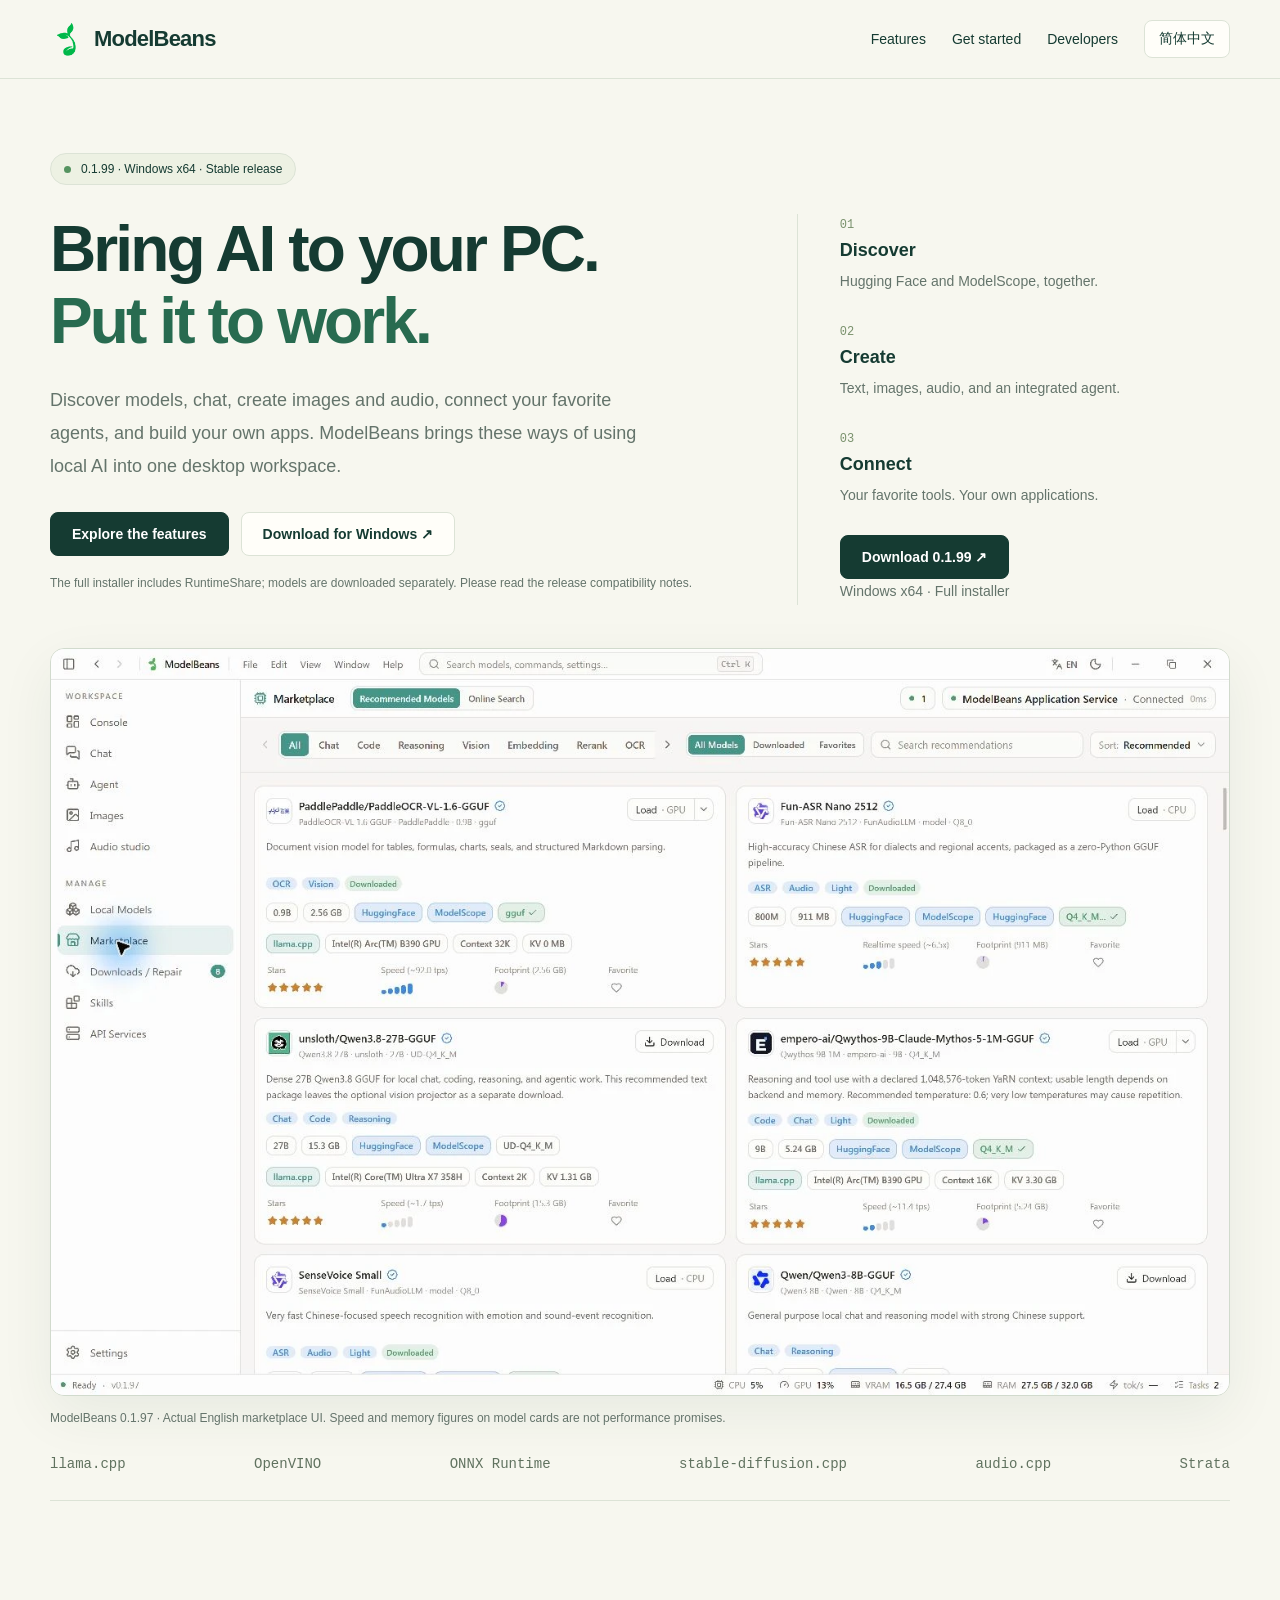
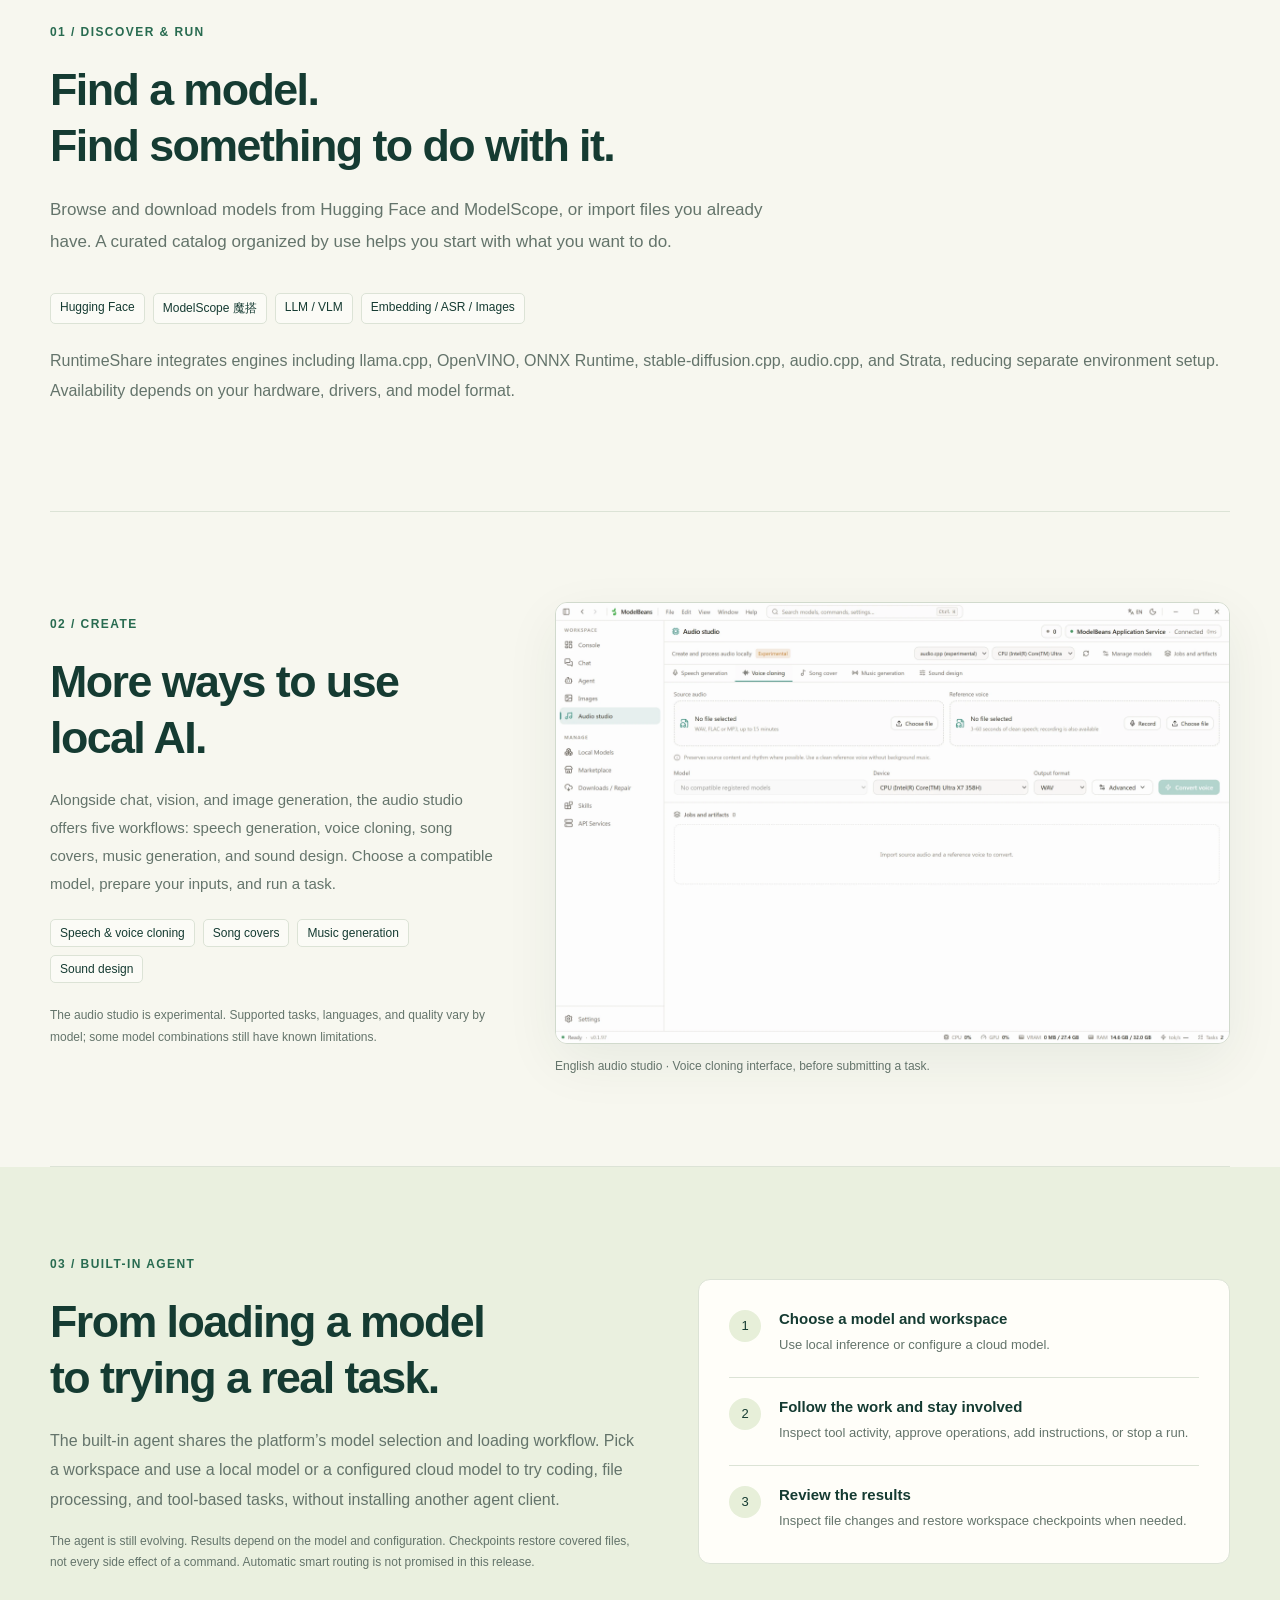
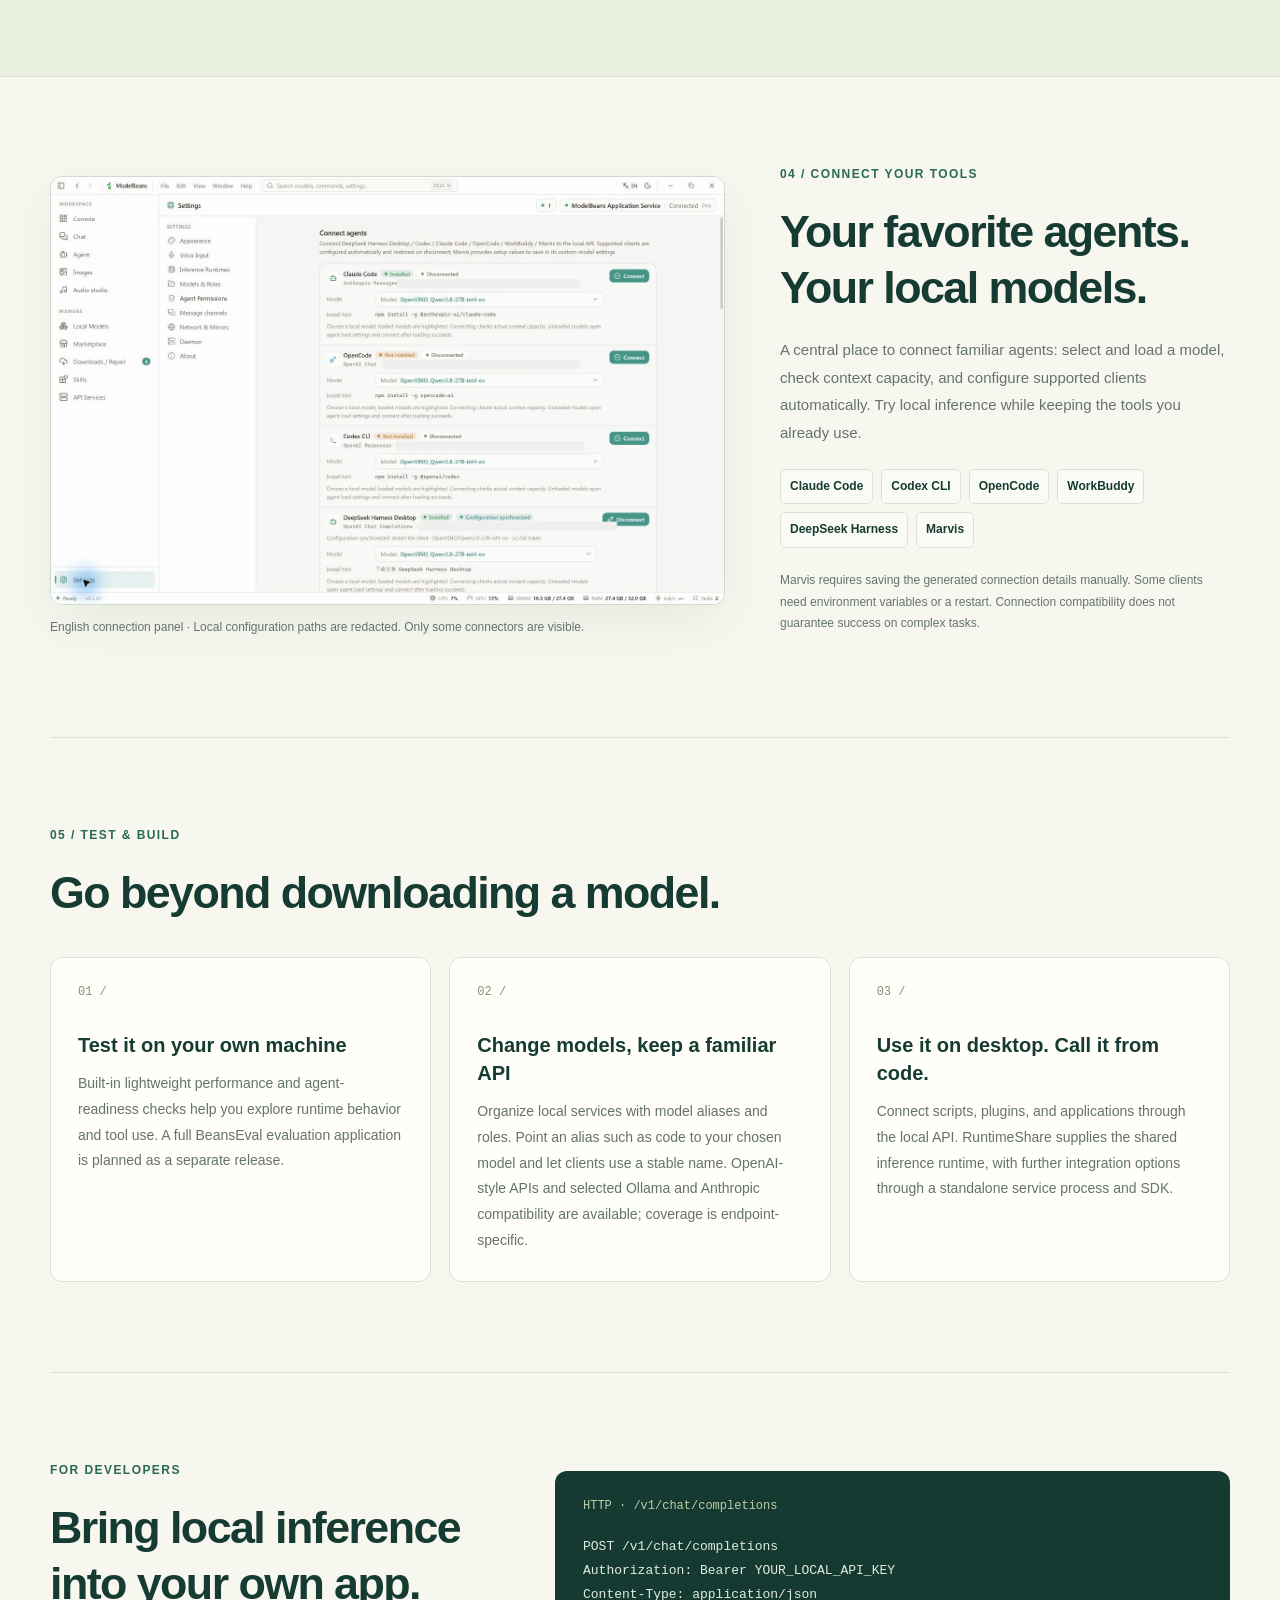
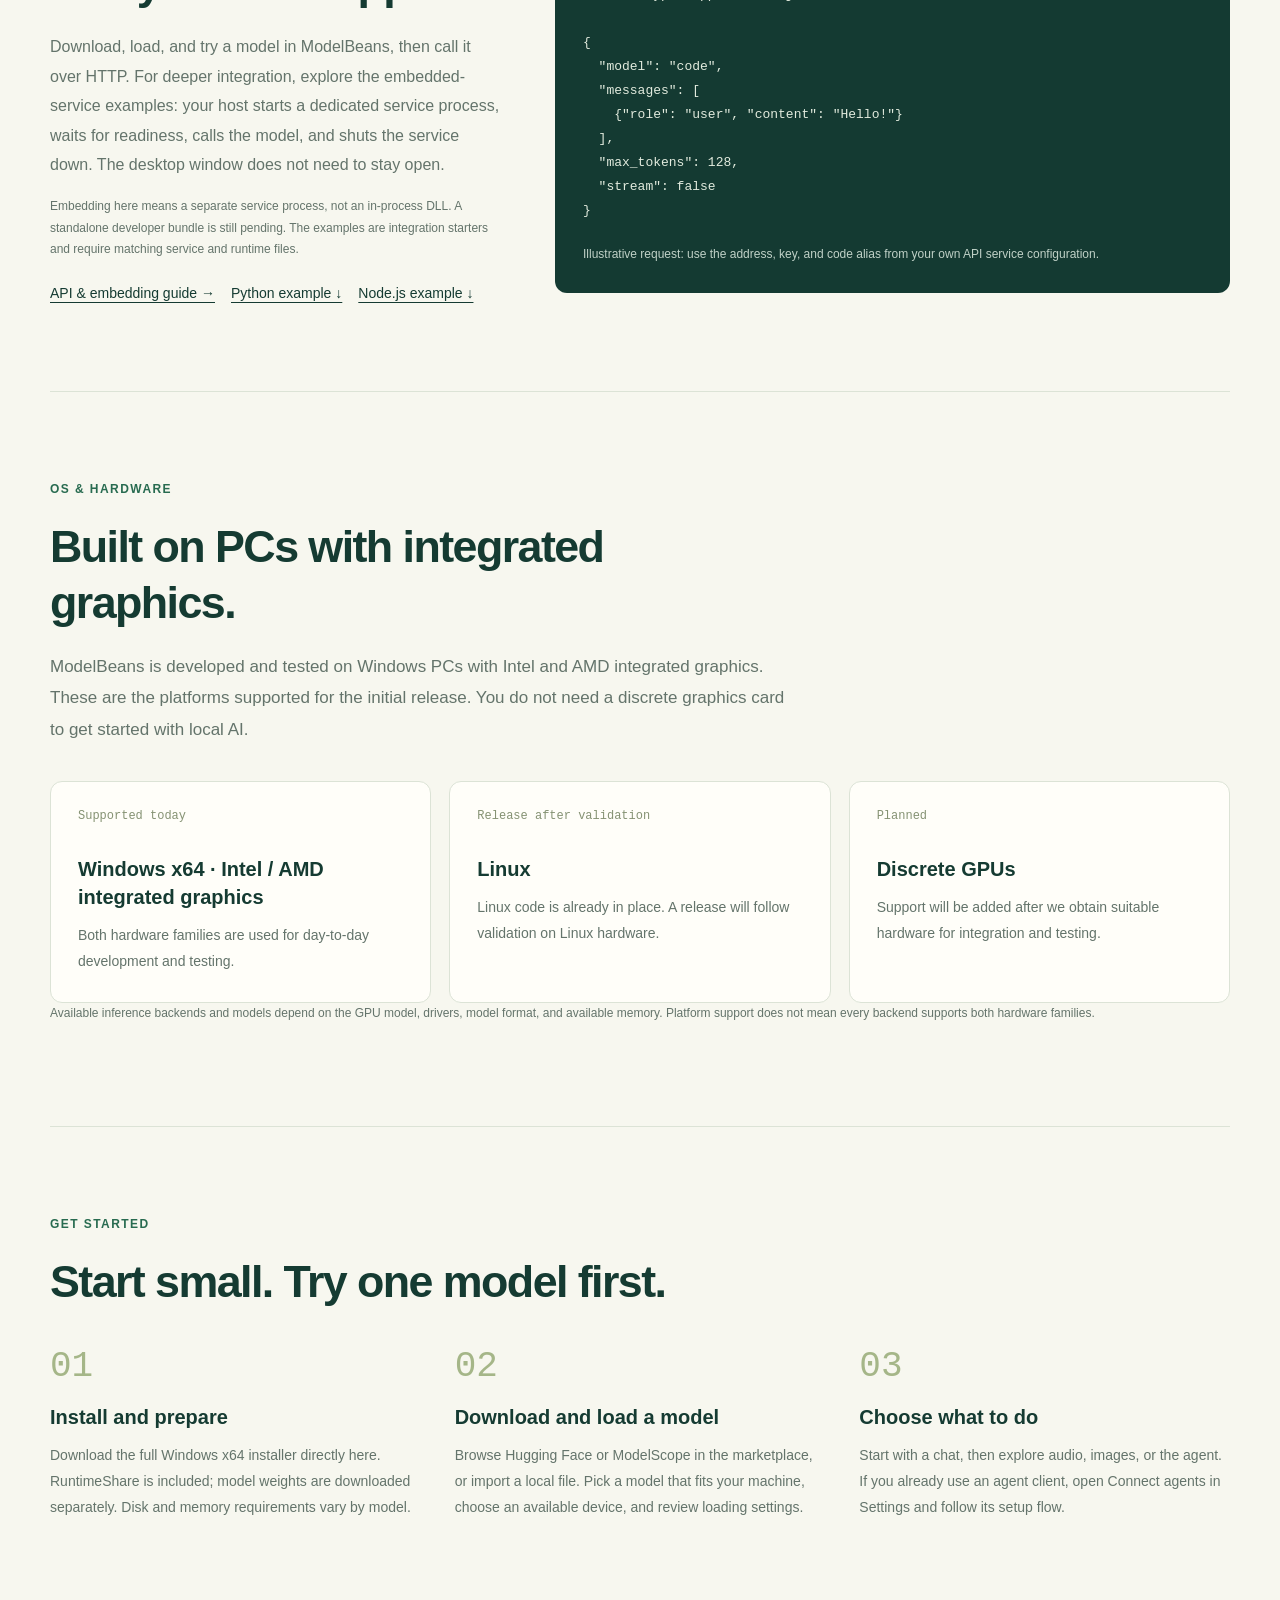
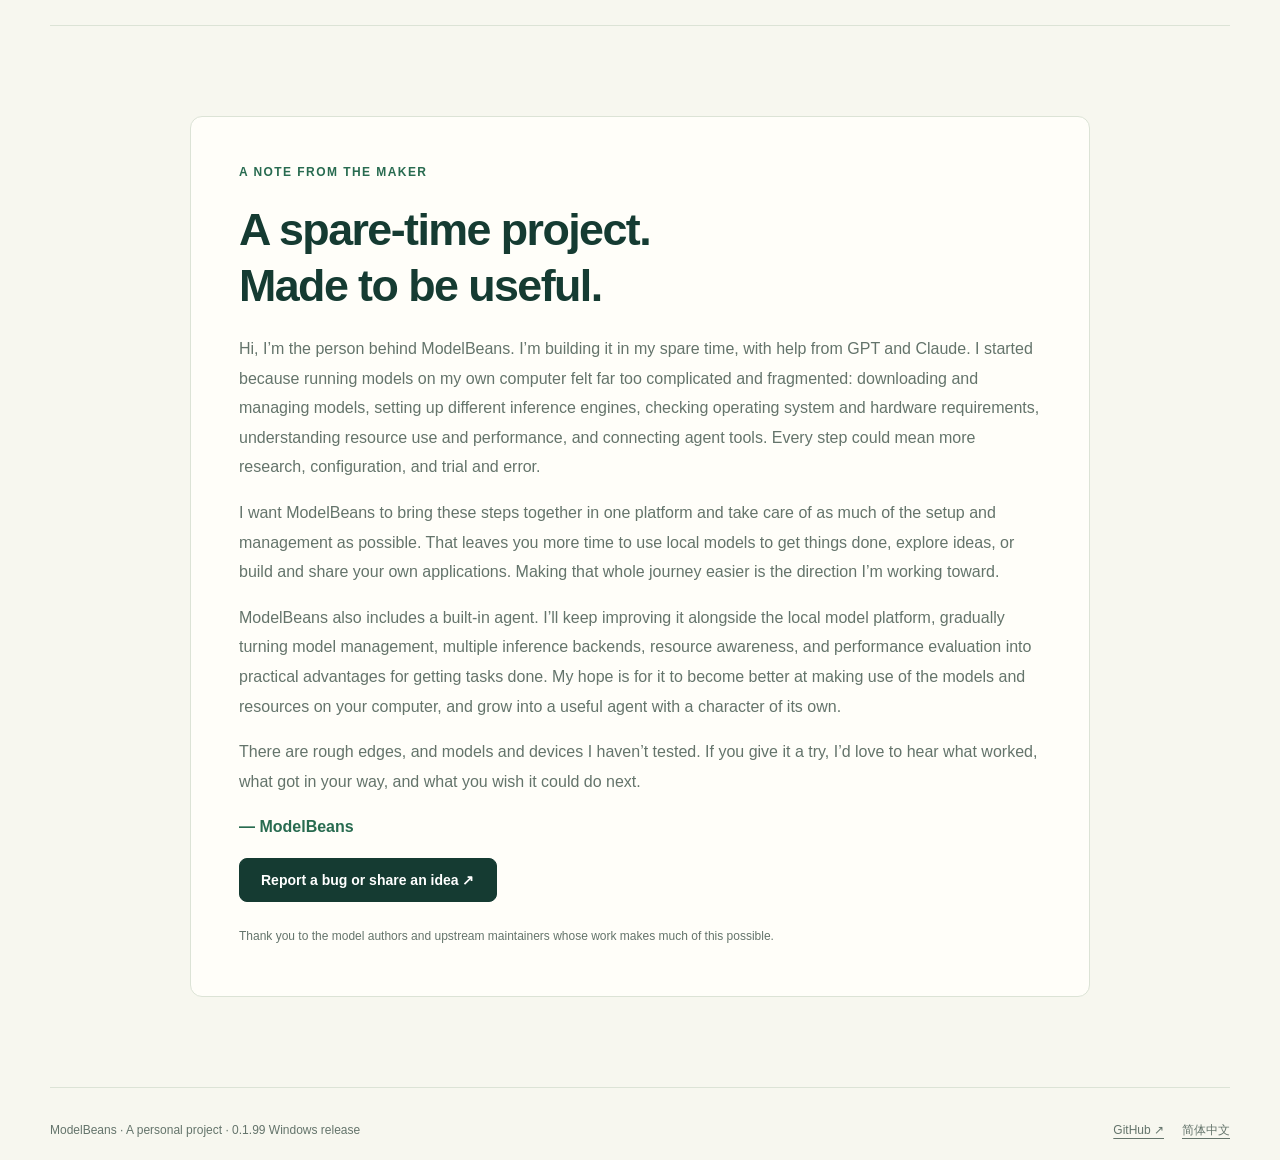
<file: index.html>
<!doctype html>
<html lang="en"><head><meta charset="utf-8"><meta http-equiv="refresh" content="0;url=site/index.en.html"><title>ModelBeans</title></head><body><a href="site/index.en.html">English</a> · <a href="site/index.html">简体中文</a></body></html>
</file>
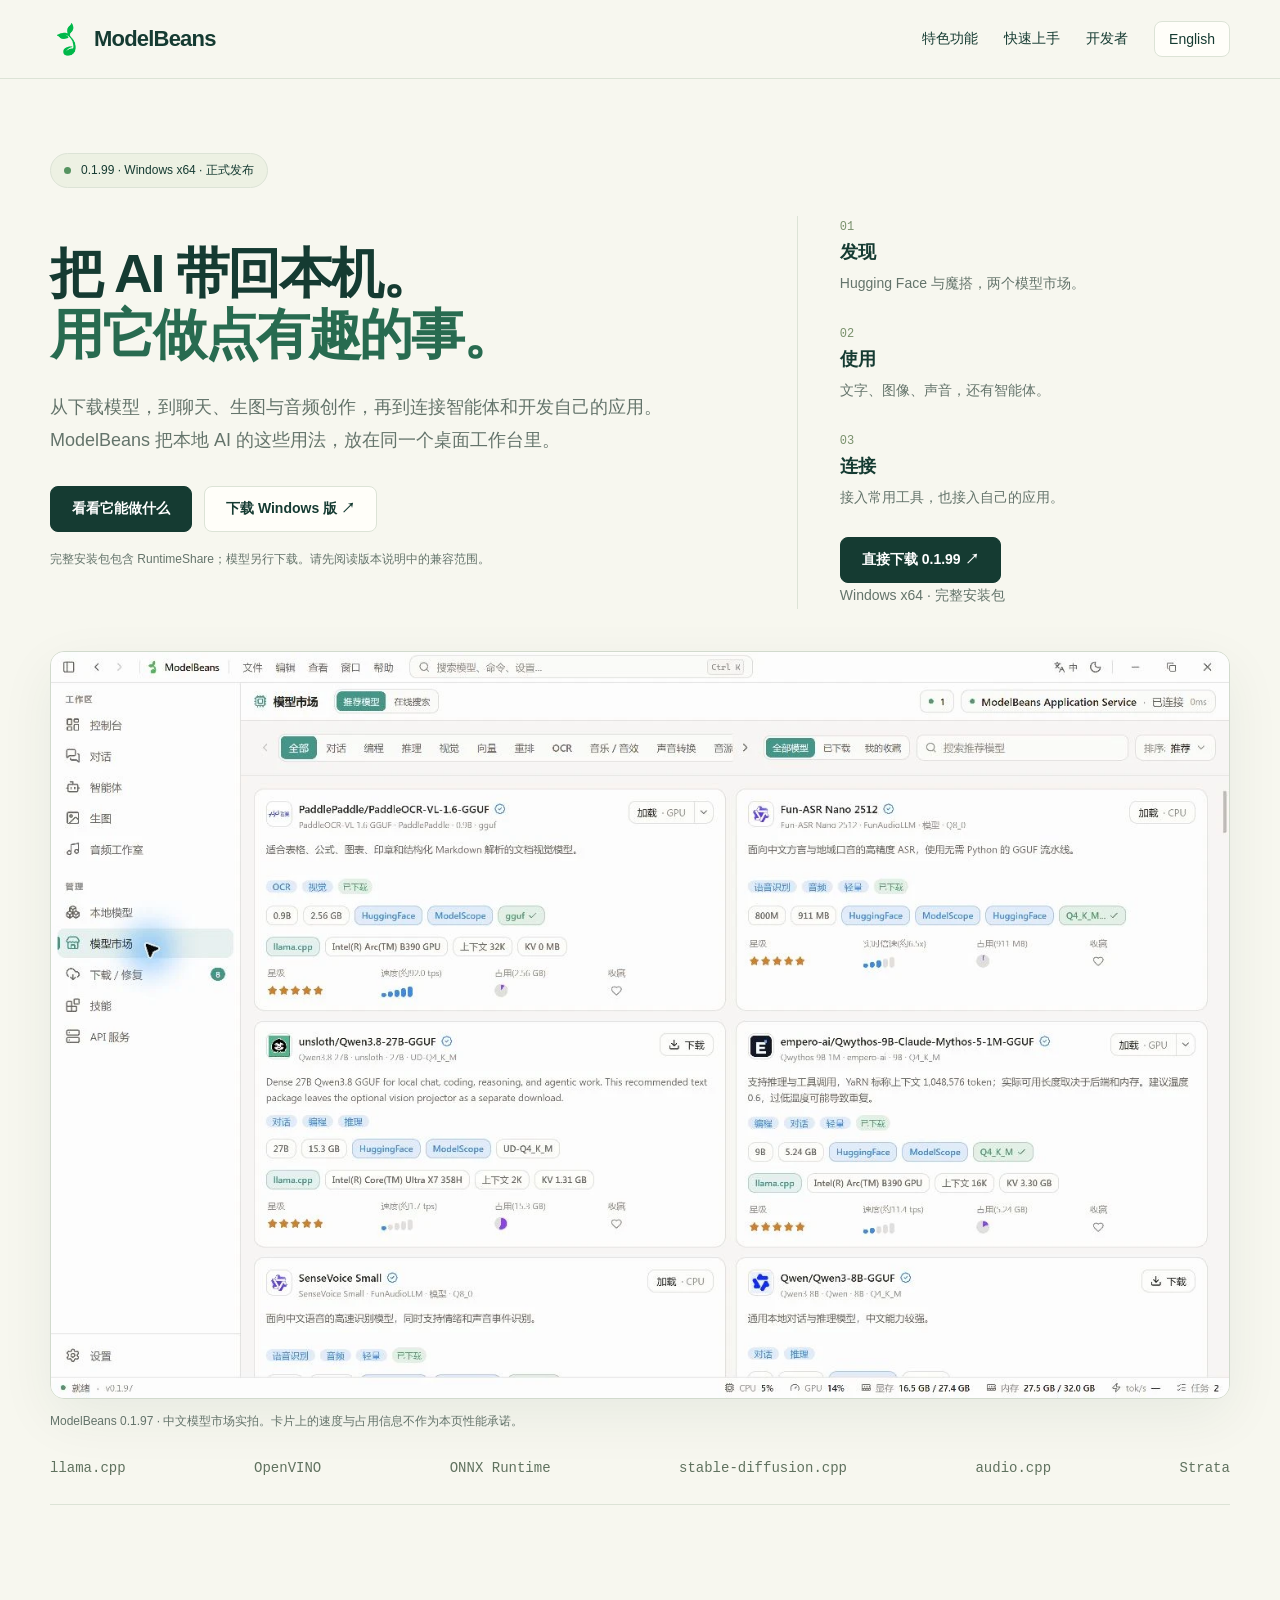
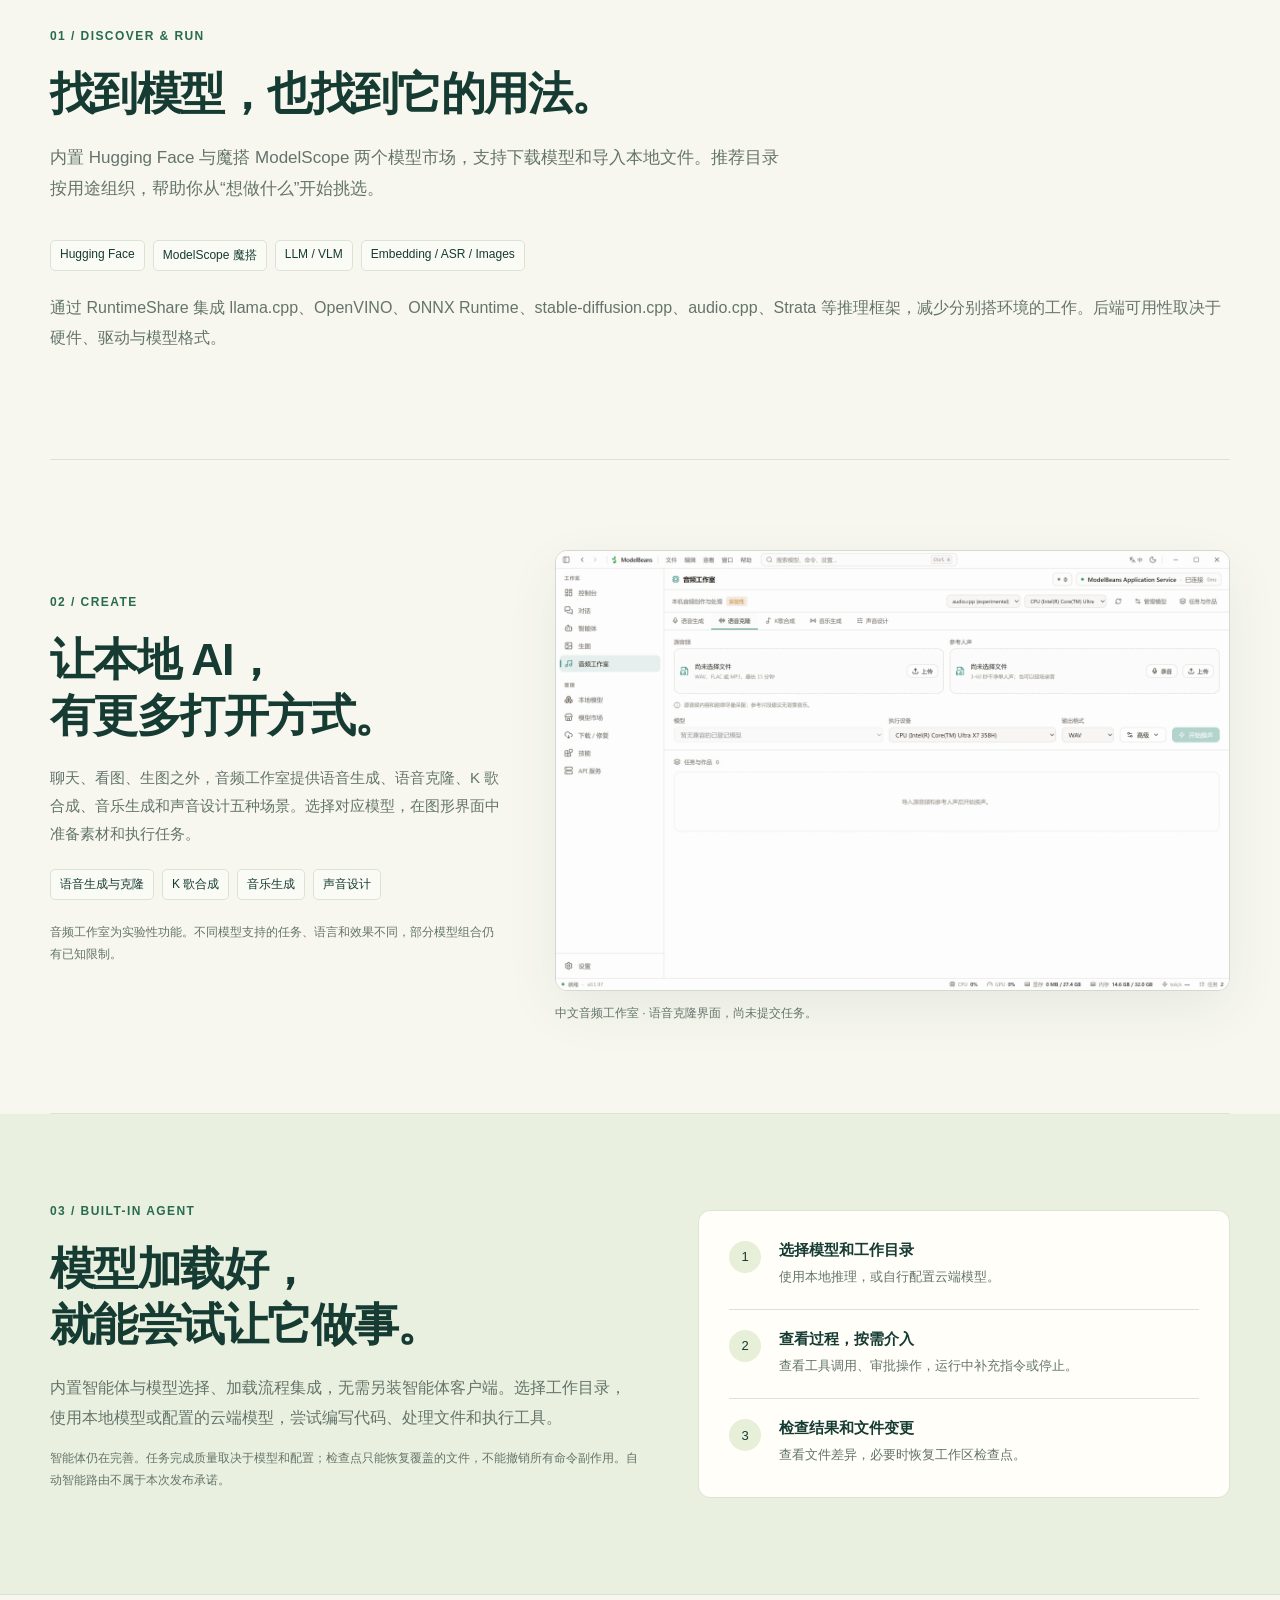
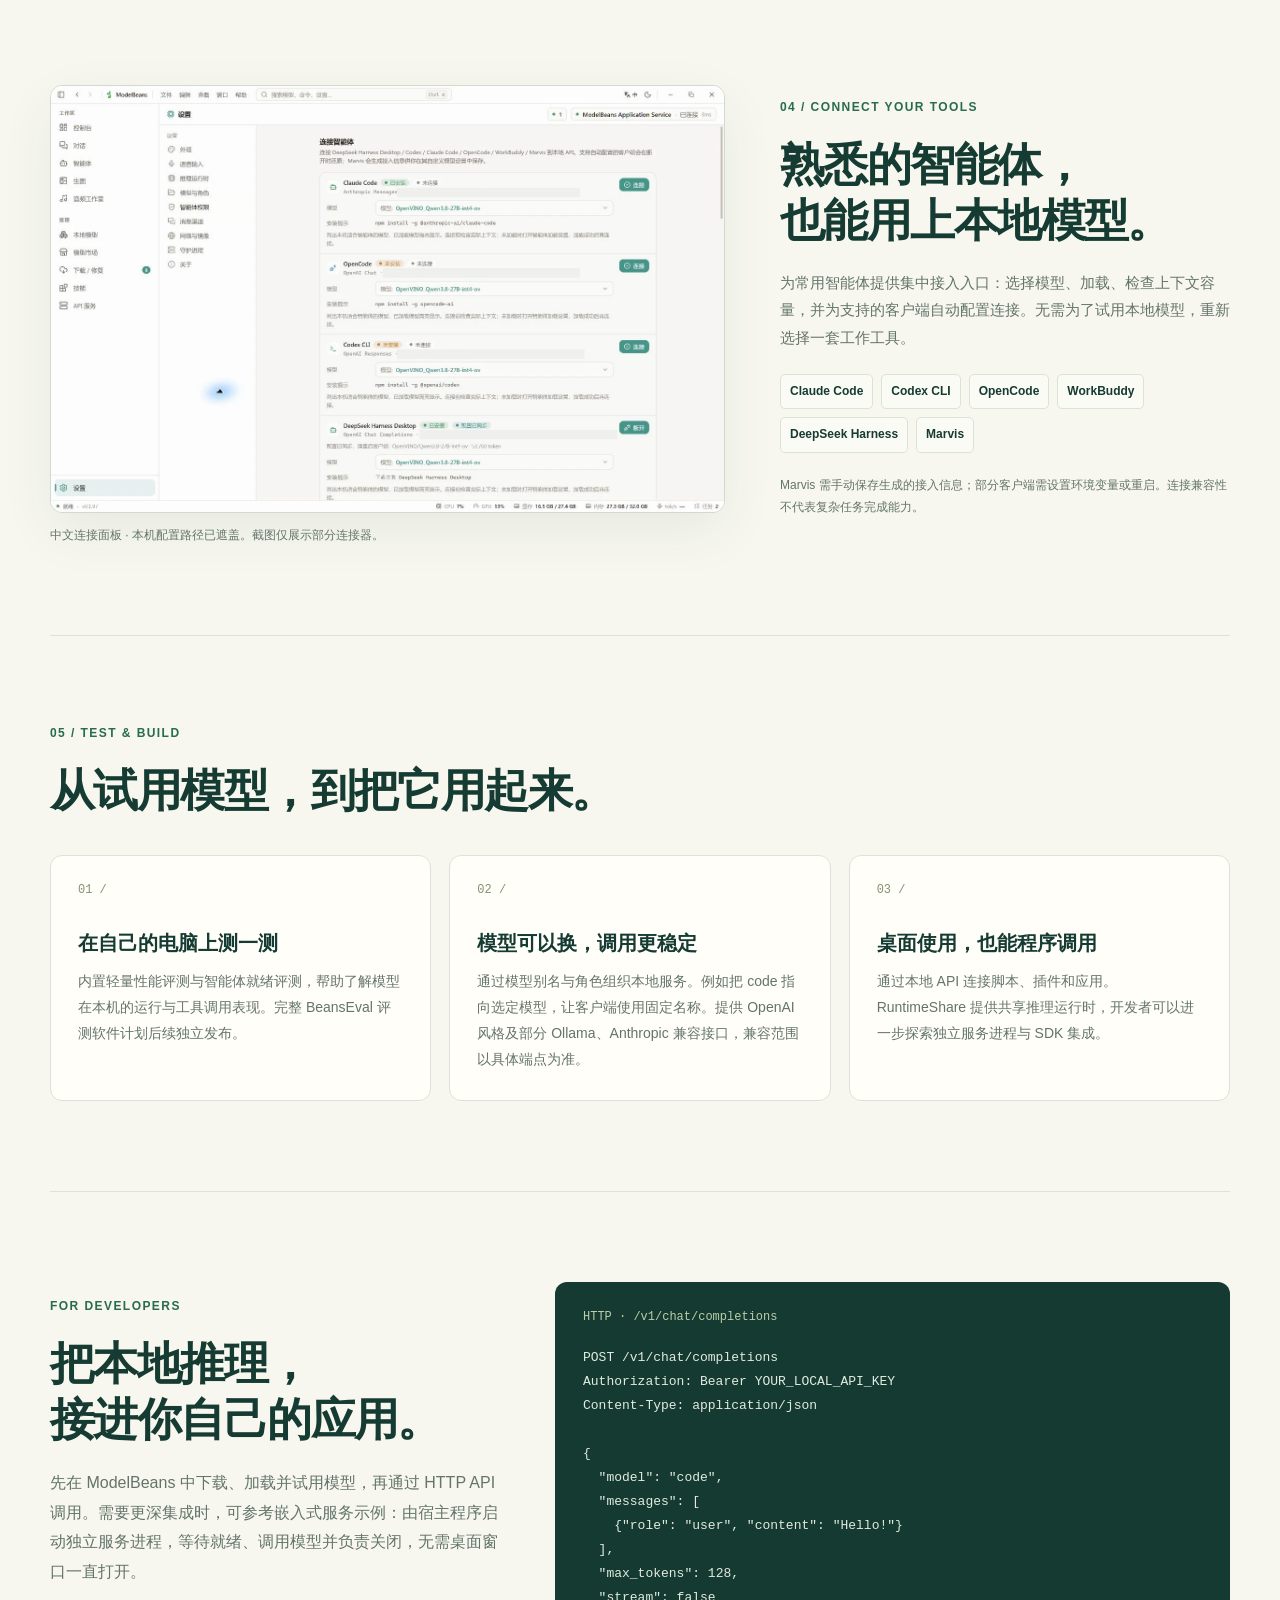
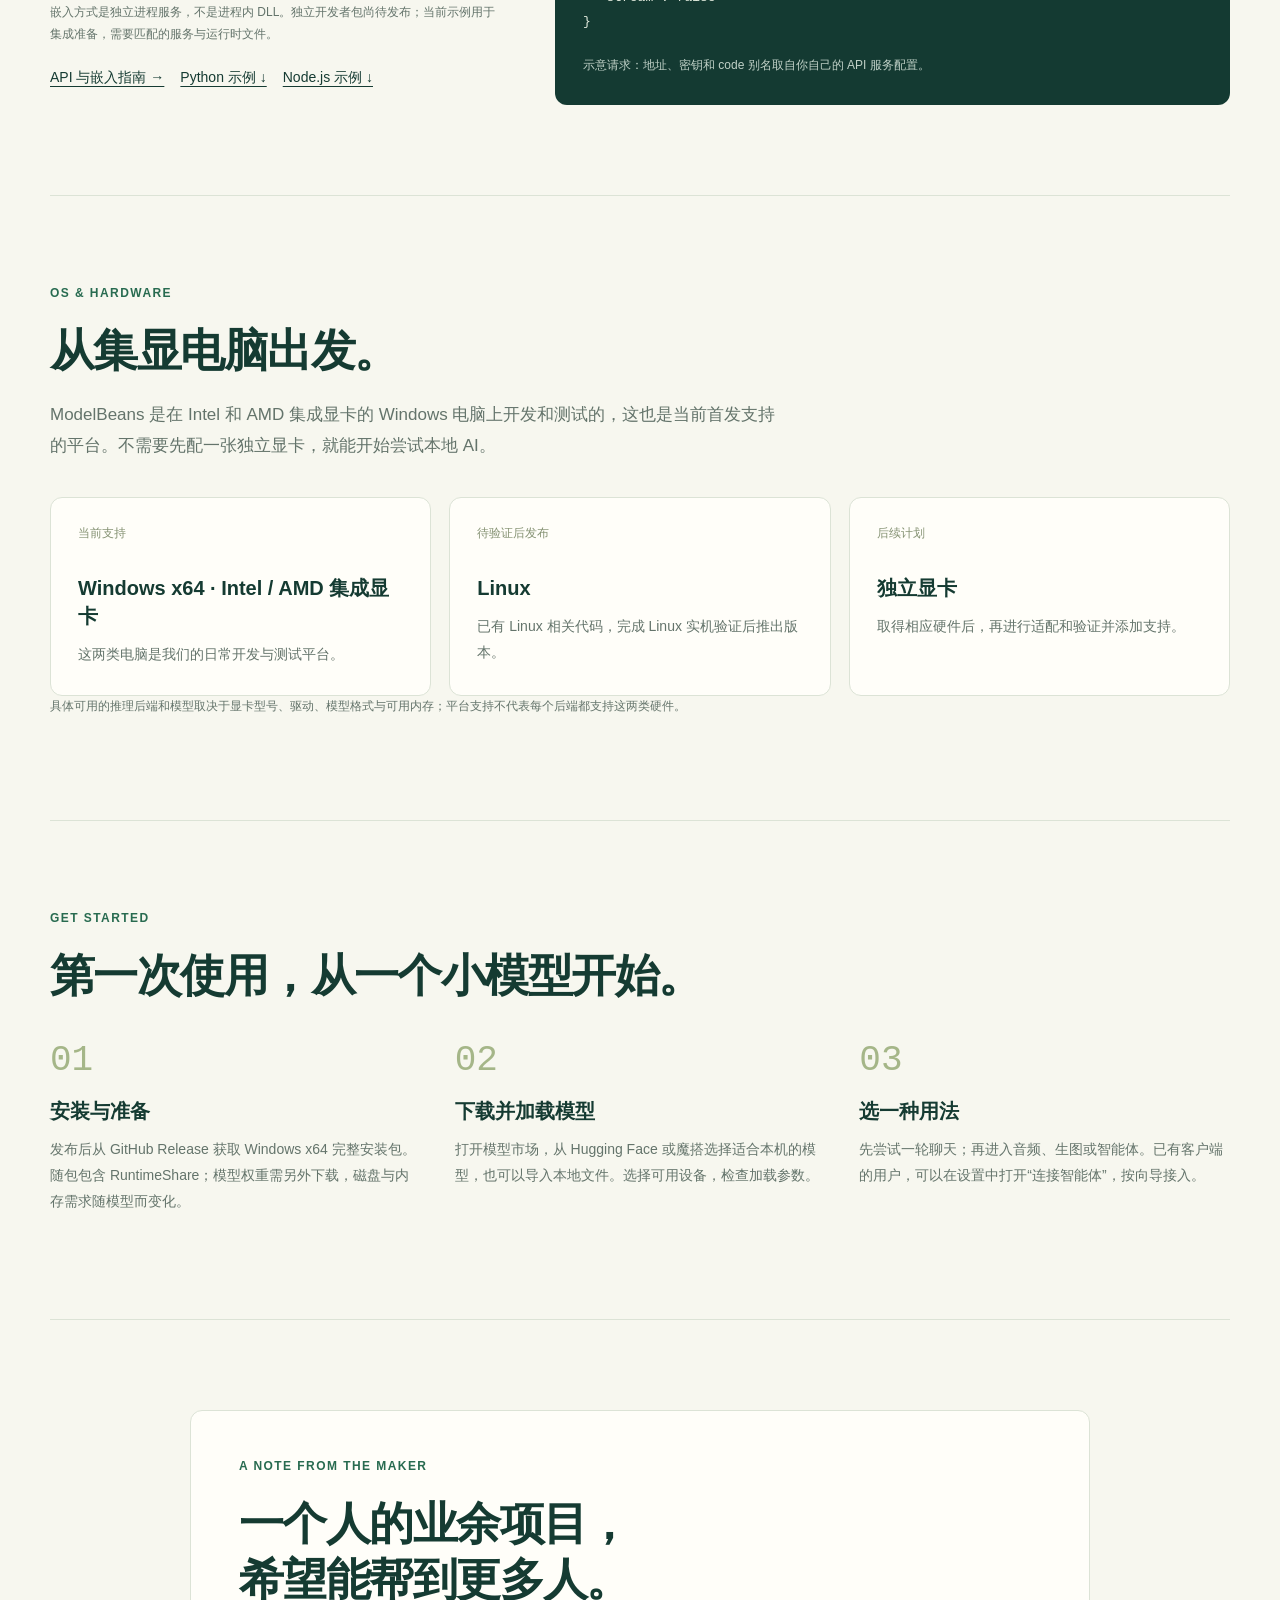
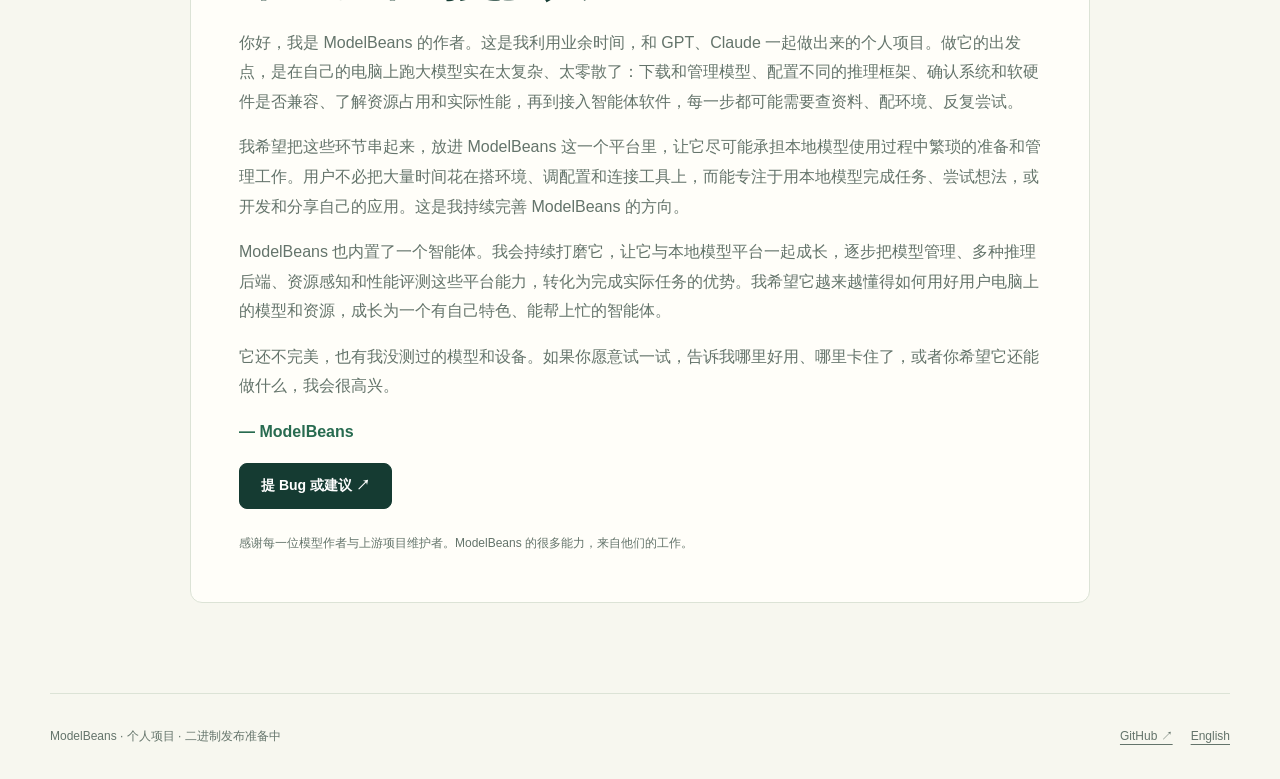
<file: site/index.html>
<!doctype html>
<html lang="zh-CN"><head><meta charset="utf-8"><meta name="viewport" content="width=device-width,initial-scale=1"><meta name="description" content="从下载模型，到聊天、生图与音频创作，再到连接智能体和开发自己的应用。ModelBeans 把本地 AI 的这些用法，放在同一个桌面工作台里。"><title>ModelBeans — 让本地 AI 更容易用起来</title><link rel="icon" href="assets/logo.png"><link rel="stylesheet" href="styles.css"><link rel="alternate" hreflang="en" href="index.en.html"><link rel="alternate" hreflang="zh-CN" href="index.html"></head><body>
<a class="skip" href="#main">跳到正文</a><header class="topbar"><nav class="wrap nav" aria-label="主导航"><a class="brand" href="index.html"><img src="assets/logo.png" alt="" width="36" height="36">ModelBeans</a><div class="navlinks"><a class="desktop" href="#features">特色功能</a><a class="desktop" href="#start">快速上手</a><a class="desktop" href="#developers">开发者</a><a class="lang" href="index.en.html" lang="en">English</a></div></nav></header><main id="main"><section class="hero wrap"><div class="badge">0.1.99 · Windows x64 · 正式发布</div><div class="hero-grid"><div><h1>把 AI 带回本机。<br><span class="accent">用它做点有趣的事。</span></h1><p class="lead">从下载模型，到聊天、生图与音频创作，再到连接智能体和开发自己的应用。ModelBeans 把本地 AI 的这些用法，放在同一个桌面工作台里。</p><div class="buttons"><a class="button primary" href="#features">看看它能做什么</a><a class="button" href="https://github.com/modelbeans/modelbeans-releases/releases/download/v0.1.99/ModelBeans-0.1.99-win-x64.exe">下载 Windows 版 ↗</a></div><p class="note">完整安装包包含 RuntimeShare；模型另行下载。请先阅读版本说明中的兼容范围。</p></div><aside class="hero-side"><span class="num">01</span><h3>发现</h3><p>Hugging Face 与魔搭，两个模型市场。</p><span class="num">02</span><h3>使用</h3><p>文字、图像、声音，还有智能体。</p><span class="num">03</span><h3>连接</h3><p>接入常用工具，也接入自己的应用。</p><a class="button primary" href="https://github.com/modelbeans/modelbeans-releases/releases/download/v0.1.99/ModelBeans-0.1.99-win-x64.exe">直接下载 0.1.99 ↗</a><p class="note">Windows x64 · 完整安装包</p></aside></div><figure class="shot hero-shot"><a href="assets/market-zh.webp" target="_blank" rel="noopener"><img src="assets/market-zh.webp" width="1440" height="912" alt="ModelBeans 0.1.97 · 中文模型市场实拍。卡片上的速度与占用信息不作为本页性能承诺。" ></a><figcaption>ModelBeans 0.1.97 · 中文模型市场实拍。卡片上的速度与占用信息不作为本页性能承诺。</figcaption></figure><div class="engines"><span>llama.cpp</span><span>OpenVINO</span><span>ONNX Runtime</span><span>stable-diffusion.cpp</span><span>audio.cpp</span><span>Strata</span></div></section>
<section id="features" class="section wrap"><div class="section-head"><div class="eyebrow">01 / DISCOVER & RUN</div><h2>找到模型，也找到它的用法。</h2><p>内置 Hugging Face 与魔搭 ModelScope 两个模型市场，支持下载模型和导入本地文件。推荐目录按用途组织，帮助你从“想做什么”开始挑选。</p></div><div class="tags"><span class="tag">Hugging Face</span><span class="tag">ModelScope 魔搭</span><span class="tag">LLM / VLM</span><span class="tag">Embedding / ASR / Images</span></div><p>通过 RuntimeShare 集成 llama.cpp、OpenVINO、ONNX Runtime、stable-diffusion.cpp、audio.cpp、Strata 等推理框架，减少分别搭环境的工作。后端可用性取决于硬件、驱动与模型格式。</p></section>
<section class="section wrap"><div class="split"><div class="copy"><div class="eyebrow">02 / CREATE</div><h2>让本地 AI，<br>有更多打开方式。</h2><p>聊天、看图、生图之外，音频工作室提供语音生成、语音克隆、K 歌合成、音乐生成和声音设计五种场景。选择对应模型，在图形界面中准备素材和执行任务。</p><div class="tags"><span class="tag">语音生成与克隆</span><span class="tag">K 歌合成</span><span class="tag">音乐生成</span><span class="tag">声音设计</span></div><p class="mini">音频工作室为实验性功能。不同模型支持的任务、语言和效果不同，部分模型组合仍有已知限制。</p></div><figure class="shot "><a href="assets/audio-zh.webp" target="_blank" rel="noopener"><img src="assets/audio-zh.webp" width="1440" height="912" alt="中文音频工作室 · 语音克隆界面，尚未提交任务。" loading="lazy"></a><figcaption>中文音频工作室 · 语音克隆界面，尚未提交任务。</figcaption></figure></div></section>
<section class="section agent"><div class="wrap agent-grid"><div><div class="eyebrow">03 / BUILT-IN AGENT</div><h2>模型加载好，<br>就能尝试让它做事。</h2><p>内置智能体与模型选择、加载流程集成，无需另装智能体客户端。选择工作目录，使用本地模型或配置的云端模型，尝试编写代码、处理文件和执行工具。</p><p class="mini">智能体仍在完善。任务完成质量取决于模型和配置；检查点只能恢复覆盖的文件，不能撤销所有命令副作用。自动智能路由不属于本次发布承诺。</p></div><div class="flow"><div class="flow-row"><span class="step">1</span><div><b>选择模型和工作目录</b><p>使用本地推理，或自行配置云端模型。</p></div></div><div class="flow-row"><span class="step">2</span><div><b>查看过程，按需介入</b><p>查看工具调用、审批操作，运行中补充指令或停止。</p></div></div><div class="flow-row"><span class="step">3</span><div><b>检查结果和文件变更</b><p>查看文件差异，必要时恢复工作区检查点。</p></div></div></div></div></section>
<section class="section wrap"><div class="split reverse"><div class="copy"><div class="eyebrow">04 / CONNECT YOUR TOOLS</div><h2>熟悉的智能体，<br>也能用上本地模型。</h2><p>为常用智能体提供集中接入入口：选择模型、加载、检查上下文容量，并为支持的客户端自动配置连接。无需为了试用本地模型，重新选择一套工作工具。</p><div class="tags connectors"><span class="tag">Claude Code</span><span class="tag">Codex CLI</span><span class="tag">OpenCode</span><span class="tag">WorkBuddy</span><span class="tag">DeepSeek Harness</span><span class="tag">Marvis</span></div><p class="mini">Marvis 需手动保存生成的接入信息；部分客户端需设置环境变量或重启。连接兼容性不代表复杂任务完成能力。</p></div><figure class="shot "><a href="assets/connect-zh.webp" target="_blank" rel="noopener"><img src="assets/connect-zh.webp" width="1440" height="912" alt="中文连接面板 · 本机配置路径已遮盖。截图仅展示部分连接器。" loading="lazy"></a><figcaption>中文连接面板 · 本机配置路径已遮盖。截图仅展示部分连接器。</figcaption></figure></div></section>
<section class="section wrap"><div class="section-head"><div class="eyebrow">05 / TEST & BUILD</div><h2>从试用模型，到把它用起来。</h2></div><div class="cards"><article class="card"><span class="index">01 /</span><h3>在自己的电脑上测一测</h3><p>内置轻量性能评测与智能体就绪评测，帮助了解模型在本机的运行与工具调用表现。完整 BeansEval 评测软件计划后续独立发布。</p></article><article class="card"><span class="index">02 /</span><h3>模型可以换，调用更稳定</h3><p>通过模型别名与角色组织本地服务。例如把 code 指向选定模型，让客户端使用固定名称。提供 OpenAI 风格及部分 Ollama、Anthropic 兼容接口，兼容范围以具体端点为准。</p></article><article class="card"><span class="index">03 /</span><h3>桌面使用，也能程序调用</h3><p>通过本地 API 连接脚本、插件和应用。RuntimeShare 提供共享推理运行时，开发者可以进一步探索独立服务进程与 SDK 集成。</p></article></div></section>
<section id="developers" class="section wrap"><div class="split"><div><div class="eyebrow">FOR DEVELOPERS</div><h2>把本地推理，<br>接进你自己的应用。</h2><p>先在 ModelBeans 中下载、加载并试用模型，再通过 HTTP API 调用。需要更深集成时，可参考嵌入式服务示例：由宿主程序启动独立服务进程，等待就绪、调用模型并负责关闭，无需桌面窗口一直打开。</p><p class="mini">嵌入方式是独立进程服务，不是进程内 DLL。独立开发者包尚待发布；当前示例用于集成准备，需要匹配的服务与运行时文件。</p><div class="devlinks"><a href="developer.zh.html">API 与嵌入指南 →</a><a href="examples/host.py" download>Python 示例 ↓</a><a href="examples/host.mjs" download>Node.js 示例 ↓</a></div></div><div class="code-panel"><div class="code-label">HTTP · /v1/chat/completions</div><pre>POST /v1/chat/completions
Authorization: Bearer YOUR_LOCAL_API_KEY
Content-Type: application/json

{
  "model": "code",
  "messages": [
    {"role": "user", "content": "Hello!"}
  ],
  "max_tokens": 128,
  "stream": false
}</pre><p>示意请求：地址、密钥和 code 别名取自你自己的 API 服务配置。</p></div></div></section>
<section id="platforms" class="section wrap"><div class="section-head"><div class="eyebrow">OS & HARDWARE</div><h2>从集显电脑出发。</h2><p>ModelBeans 是在 Intel 和 AMD 集成显卡的 Windows 电脑上开发和测试的，这也是当前首发支持的平台。不需要先配一张独立显卡，就能开始尝试本地 AI。</p></div><div class="cards"><article class="card"><span class="index">当前支持</span><h3>Windows x64 · Intel / AMD 集成显卡</h3><p>这两类电脑是我们的日常开发与测试平台。</p></article><article class="card"><span class="index">待验证后发布</span><h3>Linux</h3><p>已有 Linux 相关代码，完成 Linux 实机验证后推出版本。</p></article><article class="card"><span class="index">后续计划</span><h3>独立显卡</h3><p>取得相应硬件后，再进行适配和验证并添加支持。</p></article></div><p class="mini">具体可用的推理后端和模型取决于显卡型号、驱动、模型格式与可用内存；平台支持不代表每个后端都支持这两类硬件。</p></section>
<section id="start" class="section wrap"><div class="section-head"><div class="eyebrow">GET STARTED</div><h2>第一次使用，从一个小模型开始。</h2></div><div class="start-grid"><article><div class="number">01</div><h3>安装与准备</h3><p>发布后从 GitHub Release 获取 Windows x64 完整安装包。随包包含 RuntimeShare；模型权重需另外下载，磁盘与内存需求随模型而变化。</p></article><article><div class="number">02</div><h3>下载并加载模型</h3><p>打开模型市场，从 Hugging Face 或魔搭选择适合本机的模型，也可以导入本地文件。选择可用设备，检查加载参数。</p></article><article><div class="number">03</div><h3>选一种用法</h3><p>先尝试一轮聊天；再进入音频、生图或智能体。已有客户端的用户，可以在设置中打开“连接智能体”，按向导接入。</p></article></div></section>
<section class="section wrap"><article class="letter"><div class="eyebrow">A NOTE FROM THE MAKER</div><h2>一个人的业余项目，<br>希望能帮到更多人。</h2><p>你好，我是 ModelBeans 的作者。这是我利用业余时间，和 GPT、Claude 一起做出来的个人项目。做它的出发点，是在自己的电脑上跑大模型实在太复杂、太零散了：下载和管理模型、配置不同的推理框架、确认系统和软硬件是否兼容、了解资源占用和实际性能，再到接入智能体软件，每一步都可能需要查资料、配环境、反复尝试。</p><p>我希望把这些环节串起来，放进 ModelBeans 这一个平台里，让它尽可能承担本地模型使用过程中繁琐的准备和管理工作。用户不必把大量时间花在搭环境、调配置和连接工具上，而能专注于用本地模型完成任务、尝试想法，或开发和分享自己的应用。这是我持续完善 ModelBeans 的方向。</p><p>ModelBeans 也内置了一个智能体。我会持续打磨它，让它与本地模型平台一起成长，逐步把模型管理、多种推理后端、资源感知和性能评测这些平台能力，转化为完成实际任务的优势。我希望它越来越懂得如何用好用户电脑上的模型和资源，成长为一个有自己特色、能帮上忙的智能体。</p><p>它还不完美，也有我没测过的模型和设备。如果你愿意试一试，告诉我哪里好用、哪里卡住了，或者你希望它还能做什么，我会很高兴。</p><p class="signature">— ModelBeans</p><a class="button primary" href="https://github.com/modelbeans/modelbeans-releases/issues">提 Bug 或建议 ↗</a><p class="mini" style="margin-top:24px;margin-bottom:0">感谢每一位模型作者与上游项目维护者。ModelBeans 的很多能力，来自他们的工作。</p></article></section>
</main><footer class="wrap footer"><span>ModelBeans · 个人项目 · 二进制发布准备中</span><div><a href="https://github.com/modelbeans/modelbeans-releases">GitHub ↗</a><a href="index.en.html">English</a></div></footer></body></html>
</file>
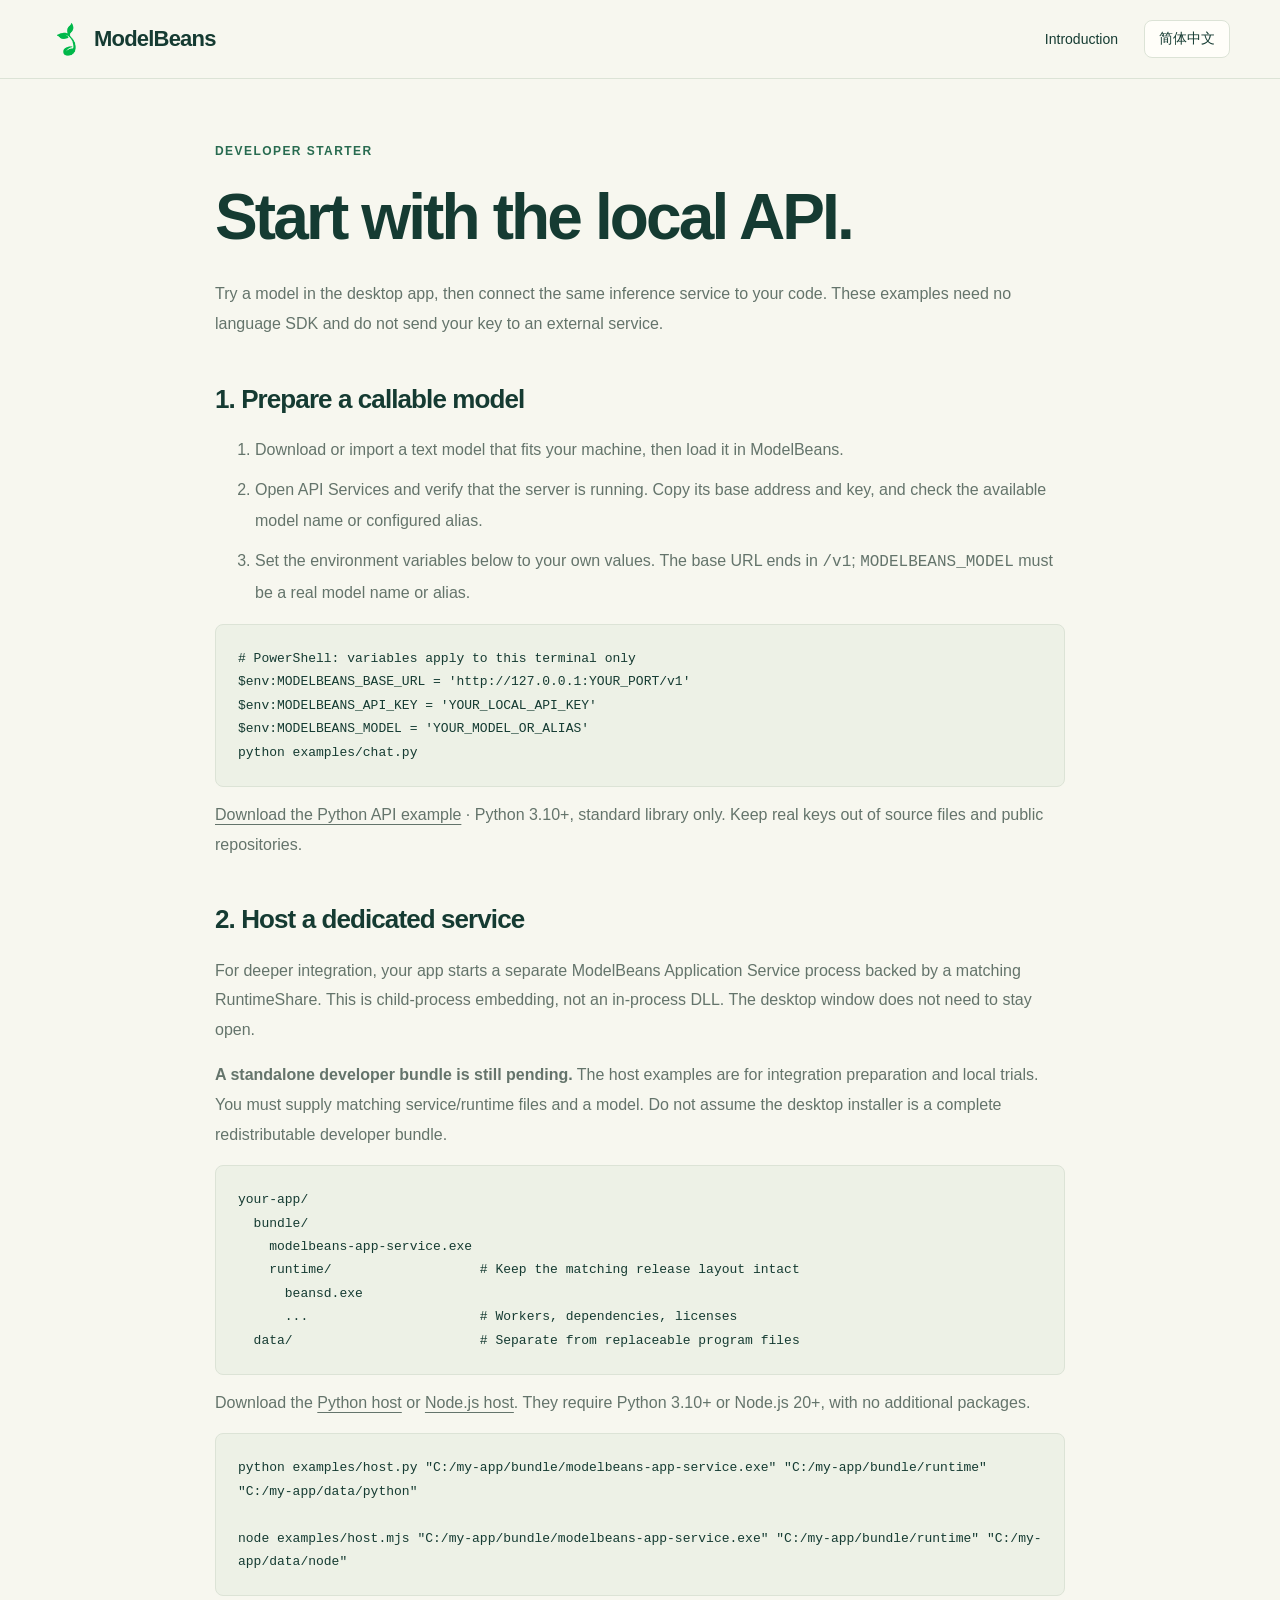
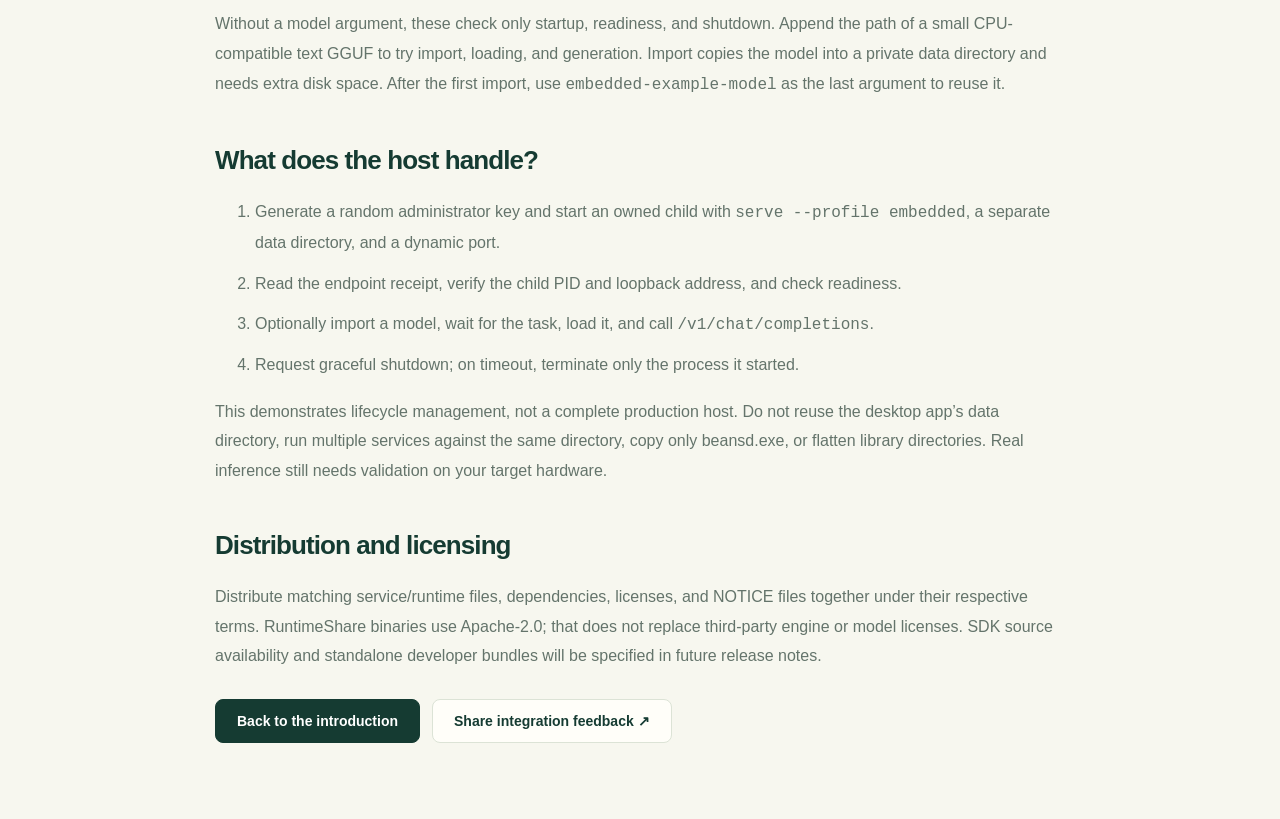
<file: site/developer.en.html>
<!doctype html><html lang="en"><head><meta charset="utf-8"><meta name="viewport" content="width=device-width,initial-scale=1"><title>Developer starter · ModelBeans</title><link rel="icon" href="assets/logo.png"><link rel="stylesheet" href="styles.css"></head><body><header class="topbar"><nav class="wrap nav"><a class="brand" href="index.en.html"><img src="assets/logo.png" alt="" width="36" height="36">ModelBeans</a><div class="navlinks"><a href="index.en.html">Introduction</a><a class="lang" href="developer.zh.html">简体中文</a></div></nav></header><main class="wrap standalone"><article><div class="eyebrow">DEVELOPER STARTER</div><h1>Start with the local API.</h1><p>Try a model in the desktop app, then connect the same inference service to your code. These examples need no language SDK and do not send your key to an external service.</p><h2>1. Prepare a callable model</h2><ol><li>Download or import a text model that fits your machine, then load it in ModelBeans.</li><li>Open API Services and verify that the server is running. Copy its base address and key, and check the available model name or configured alias.</li><li>Set the environment variables below to your own values. The base URL ends in <code>/v1</code>; <code>MODELBEANS_MODEL</code> must be a real model name or alias.</li></ol><pre># PowerShell: variables apply to this terminal only
$env:MODELBEANS_BASE_URL = 'http://127.0.0.1:YOUR_PORT/v1'
$env:MODELBEANS_API_KEY = 'YOUR_LOCAL_API_KEY'
$env:MODELBEANS_MODEL = 'YOUR_MODEL_OR_ALIAS'
python examples/chat.py</pre><p><a href="examples/chat.py" download>Download the Python API example</a> · Python 3.10+, standard library only. Keep real keys out of source files and public repositories.</p><h2>2. Host a dedicated service</h2><p>For deeper integration, your app starts a separate ModelBeans Application Service process backed by a matching RuntimeShare. This is child-process embedding, not an in-process DLL. The desktop window does not need to stay open.</p><p><strong>A standalone developer bundle is still pending.</strong> The host examples are for integration preparation and local trials. You must supply matching service/runtime files and a model. Do not assume the desktop installer is a complete redistributable developer bundle.</p><pre>your-app/
  bundle/
    modelbeans-app-service.exe
    runtime/                   # Keep the matching release layout intact
      beansd.exe
      ...                      # Workers, dependencies, licenses
  data/                        # Separate from replaceable program files</pre><p>Download the <a href="examples/host.py" download>Python host</a> or <a href="examples/host.mjs" download>Node.js host</a>. They require Python 3.10+ or Node.js 20+, with no additional packages.</p><pre>python examples/host.py "C:/my-app/bundle/modelbeans-app-service.exe" "C:/my-app/bundle/runtime" "C:/my-app/data/python"

node examples/host.mjs "C:/my-app/bundle/modelbeans-app-service.exe" "C:/my-app/bundle/runtime" "C:/my-app/data/node"</pre><p>Without a model argument, these check only startup, readiness, and shutdown. Append the path of a small CPU-compatible text GGUF to try import, loading, and generation. Import copies the model into a private data directory and needs extra disk space. After the first import, use <code>embedded-example-model</code> as the last argument to reuse it.</p><h2>What does the host handle?</h2><ol><li>Generate a random administrator key and start an owned child with <code>serve --profile embedded</code>, a separate data directory, and a dynamic port.</li><li>Read the endpoint receipt, verify the child PID and loopback address, and check readiness.</li><li>Optionally import a model, wait for the task, load it, and call <code>/v1/chat/completions</code>.</li><li>Request graceful shutdown; on timeout, terminate only the process it started.</li></ol><p>This demonstrates lifecycle management, not a complete production host. Do not reuse the desktop app’s data directory, run multiple services against the same directory, copy only beansd.exe, or flatten library directories. Real inference still needs validation on your target hardware.</p><h2>Distribution and licensing</h2><p>Distribute matching service/runtime files, dependencies, licenses, and NOTICE files together under their respective terms. RuntimeShare binaries use Apache-2.0; that does not replace third-party engine or model licenses. SDK source availability and standalone developer bundles will be specified in future release notes.</p><div class="buttons"><a class="button primary" href="index.en.html">Back to the introduction</a><a class="button" href="https://github.com/modelbeans/modelbeans-releases/issues">Share integration feedback ↗</a></div></article></main></body></html>
</file>
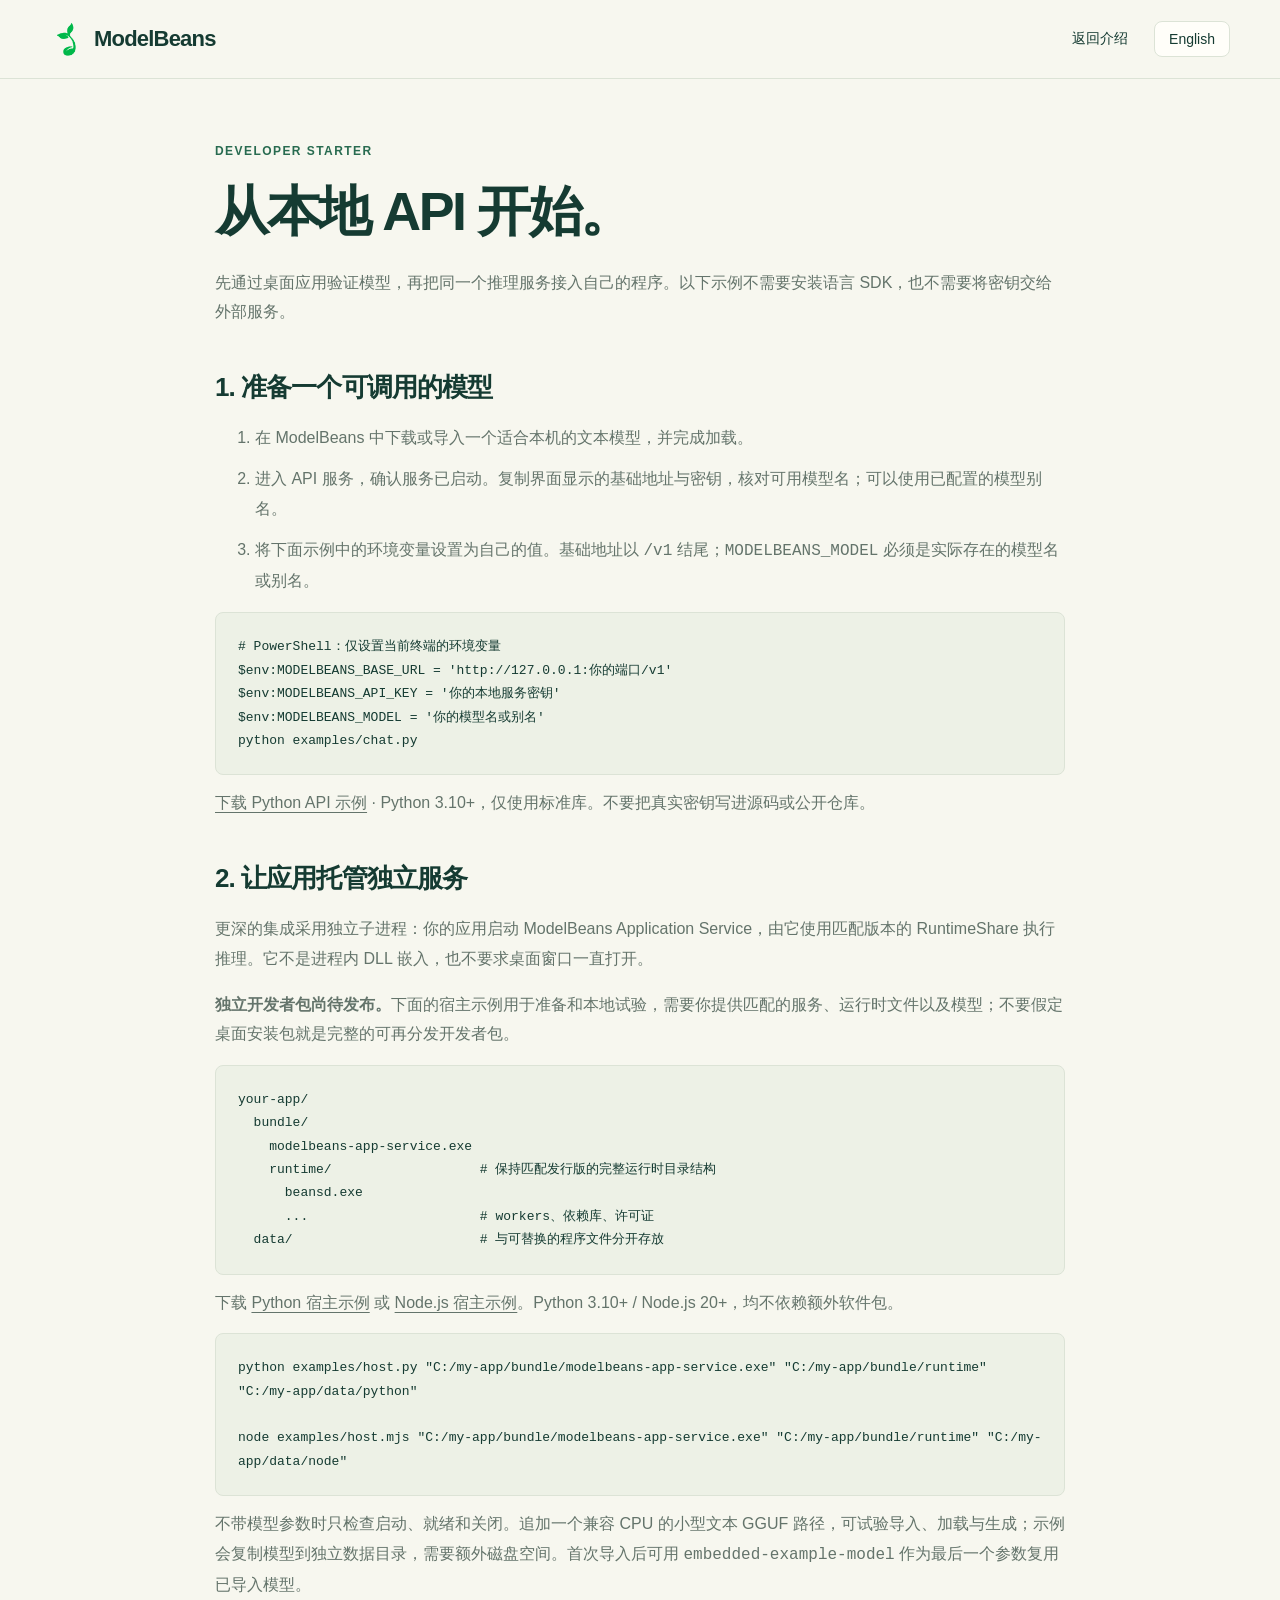
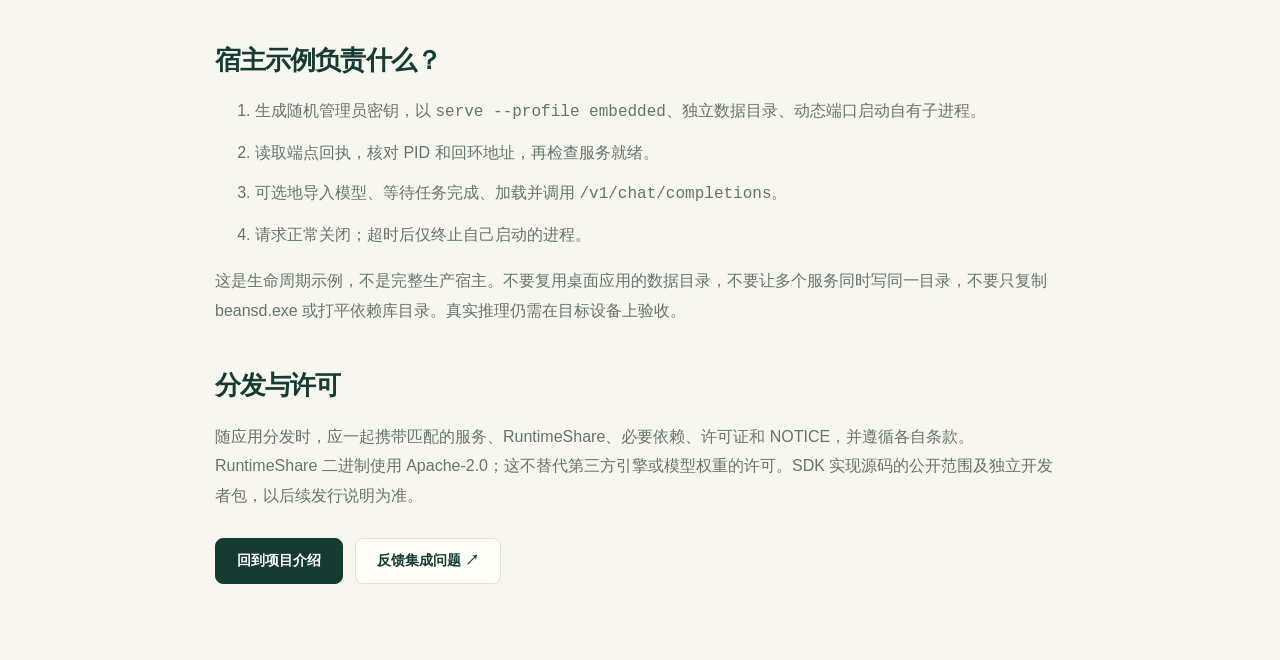
<file: site/developer.zh.html>
<!doctype html><html lang="zh-CN"><head><meta charset="utf-8"><meta name="viewport" content="width=device-width,initial-scale=1"><title>开发者入门 · ModelBeans</title><link rel="icon" href="assets/logo.png"><link rel="stylesheet" href="styles.css"></head><body><header class="topbar"><nav class="wrap nav"><a class="brand" href="index.html"><img src="assets/logo.png" alt="" width="36" height="36">ModelBeans</a><div class="navlinks"><a href="index.html">返回介绍</a><a class="lang" href="developer.en.html">English</a></div></nav></header><main class="wrap standalone"><article><div class="eyebrow">DEVELOPER STARTER</div><h1>从本地 API 开始。</h1><p>先通过桌面应用验证模型，再把同一个推理服务接入自己的程序。以下示例不需要安装语言 SDK，也不需要将密钥交给外部服务。</p><h2>1. 准备一个可调用的模型</h2><ol><li>在 ModelBeans 中下载或导入一个适合本机的文本模型，并完成加载。</li><li>进入 API 服务，确认服务已启动。复制界面显示的基础地址与密钥，核对可用模型名；可以使用已配置的模型别名。</li><li>将下面示例中的环境变量设置为自己的值。基础地址以 <code>/v1</code> 结尾；<code>MODELBEANS_MODEL</code> 必须是实际存在的模型名或别名。</li></ol><pre># PowerShell：仅设置当前终端的环境变量
$env:MODELBEANS_BASE_URL = 'http://127.0.0.1:你的端口/v1'
$env:MODELBEANS_API_KEY = '你的本地服务密钥'
$env:MODELBEANS_MODEL = '你的模型名或别名'
python examples/chat.py</pre><p><a href="examples/chat.py" download>下载 Python API 示例</a> · Python 3.10+，仅使用标准库。不要把真实密钥写进源码或公开仓库。</p><h2>2. 让应用托管独立服务</h2><p>更深的集成采用独立子进程：你的应用启动 ModelBeans Application Service，由它使用匹配版本的 RuntimeShare 执行推理。它不是进程内 DLL 嵌入，也不要求桌面窗口一直打开。</p><p><strong>独立开发者包尚待发布。</strong>下面的宿主示例用于准备和本地试验，需要你提供匹配的服务、运行时文件以及模型；不要假定桌面安装包就是完整的可再分发开发者包。</p><pre>your-app/
  bundle/
    modelbeans-app-service.exe
    runtime/                   # 保持匹配发行版的完整运行时目录结构
      beansd.exe
      ...                      # workers、依赖库、许可证
  data/                        # 与可替换的程序文件分开存放</pre><p>下载 <a href="examples/host.py" download>Python 宿主示例</a> 或 <a href="examples/host.mjs" download>Node.js 宿主示例</a>。Python 3.10+ / Node.js 20+，均不依赖额外软件包。</p><pre>python examples/host.py "C:/my-app/bundle/modelbeans-app-service.exe" "C:/my-app/bundle/runtime" "C:/my-app/data/python"

node examples/host.mjs "C:/my-app/bundle/modelbeans-app-service.exe" "C:/my-app/bundle/runtime" "C:/my-app/data/node"</pre><p>不带模型参数时只检查启动、就绪和关闭。追加一个兼容 CPU 的小型文本 GGUF 路径，可试验导入、加载与生成；示例会复制模型到独立数据目录，需要额外磁盘空间。首次导入后可用 <code>embedded-example-model</code> 作为最后一个参数复用已导入模型。</p><h2>宿主示例负责什么？</h2><ol><li>生成随机管理员密钥，以 <code>serve --profile embedded</code>、独立数据目录、动态端口启动自有子进程。</li><li>读取端点回执，核对 PID 和回环地址，再检查服务就绪。</li><li>可选地导入模型、等待任务完成、加载并调用 <code>/v1/chat/completions</code>。</li><li>请求正常关闭；超时后仅终止自己启动的进程。</li></ol><p>这是生命周期示例，不是完整生产宿主。不要复用桌面应用的数据目录，不要让多个服务同时写同一目录，不要只复制 beansd.exe 或打平依赖库目录。真实推理仍需在目标设备上验收。</p><h2>分发与许可</h2><p>随应用分发时，应一起携带匹配的服务、RuntimeShare、必要依赖、许可证和 NOTICE，并遵循各自条款。RuntimeShare 二进制使用 Apache-2.0；这不替代第三方引擎或模型权重的许可。SDK 实现源码的公开范围及独立开发者包，以后续发行说明为准。</p><div class="buttons"><a class="button primary" href="index.html">回到项目介绍</a><a class="button" href="https://github.com/modelbeans/modelbeans-releases/issues">反馈集成问题 ↗</a></div></article></main></body></html>
</file>
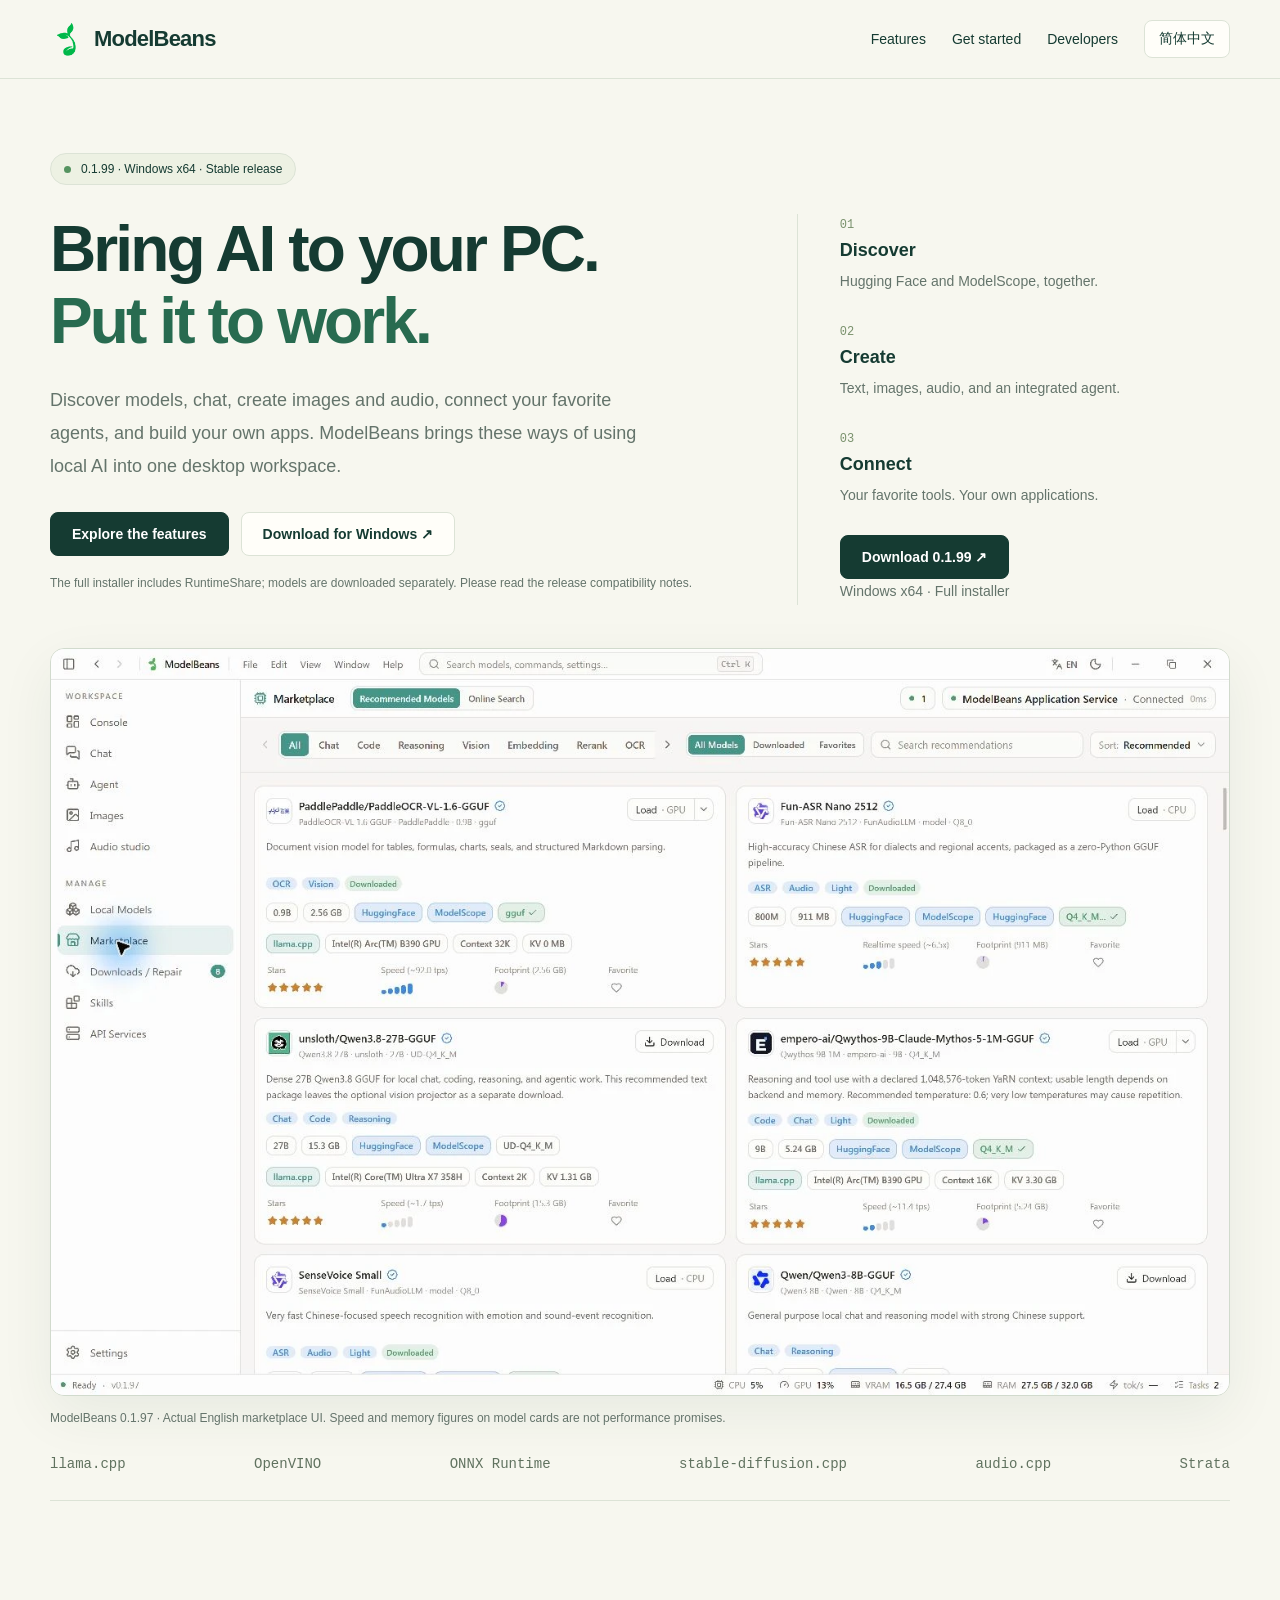
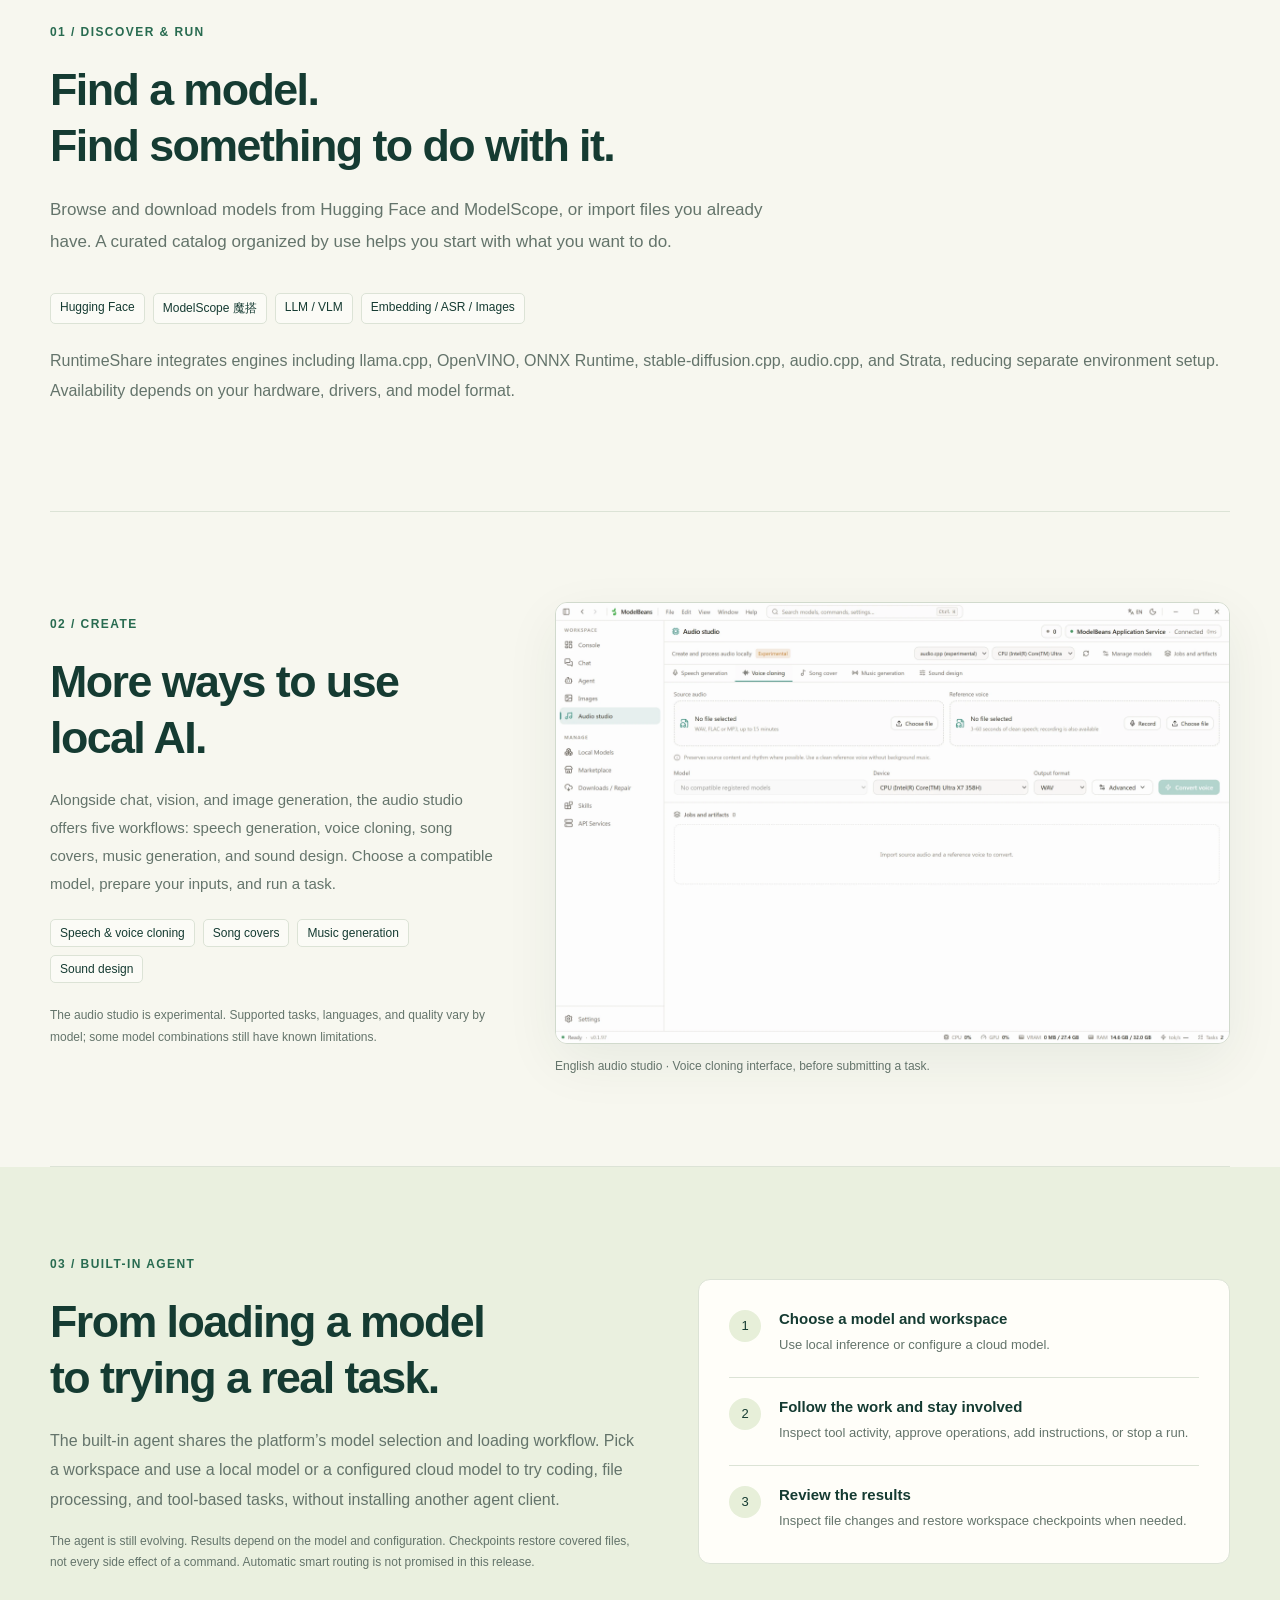
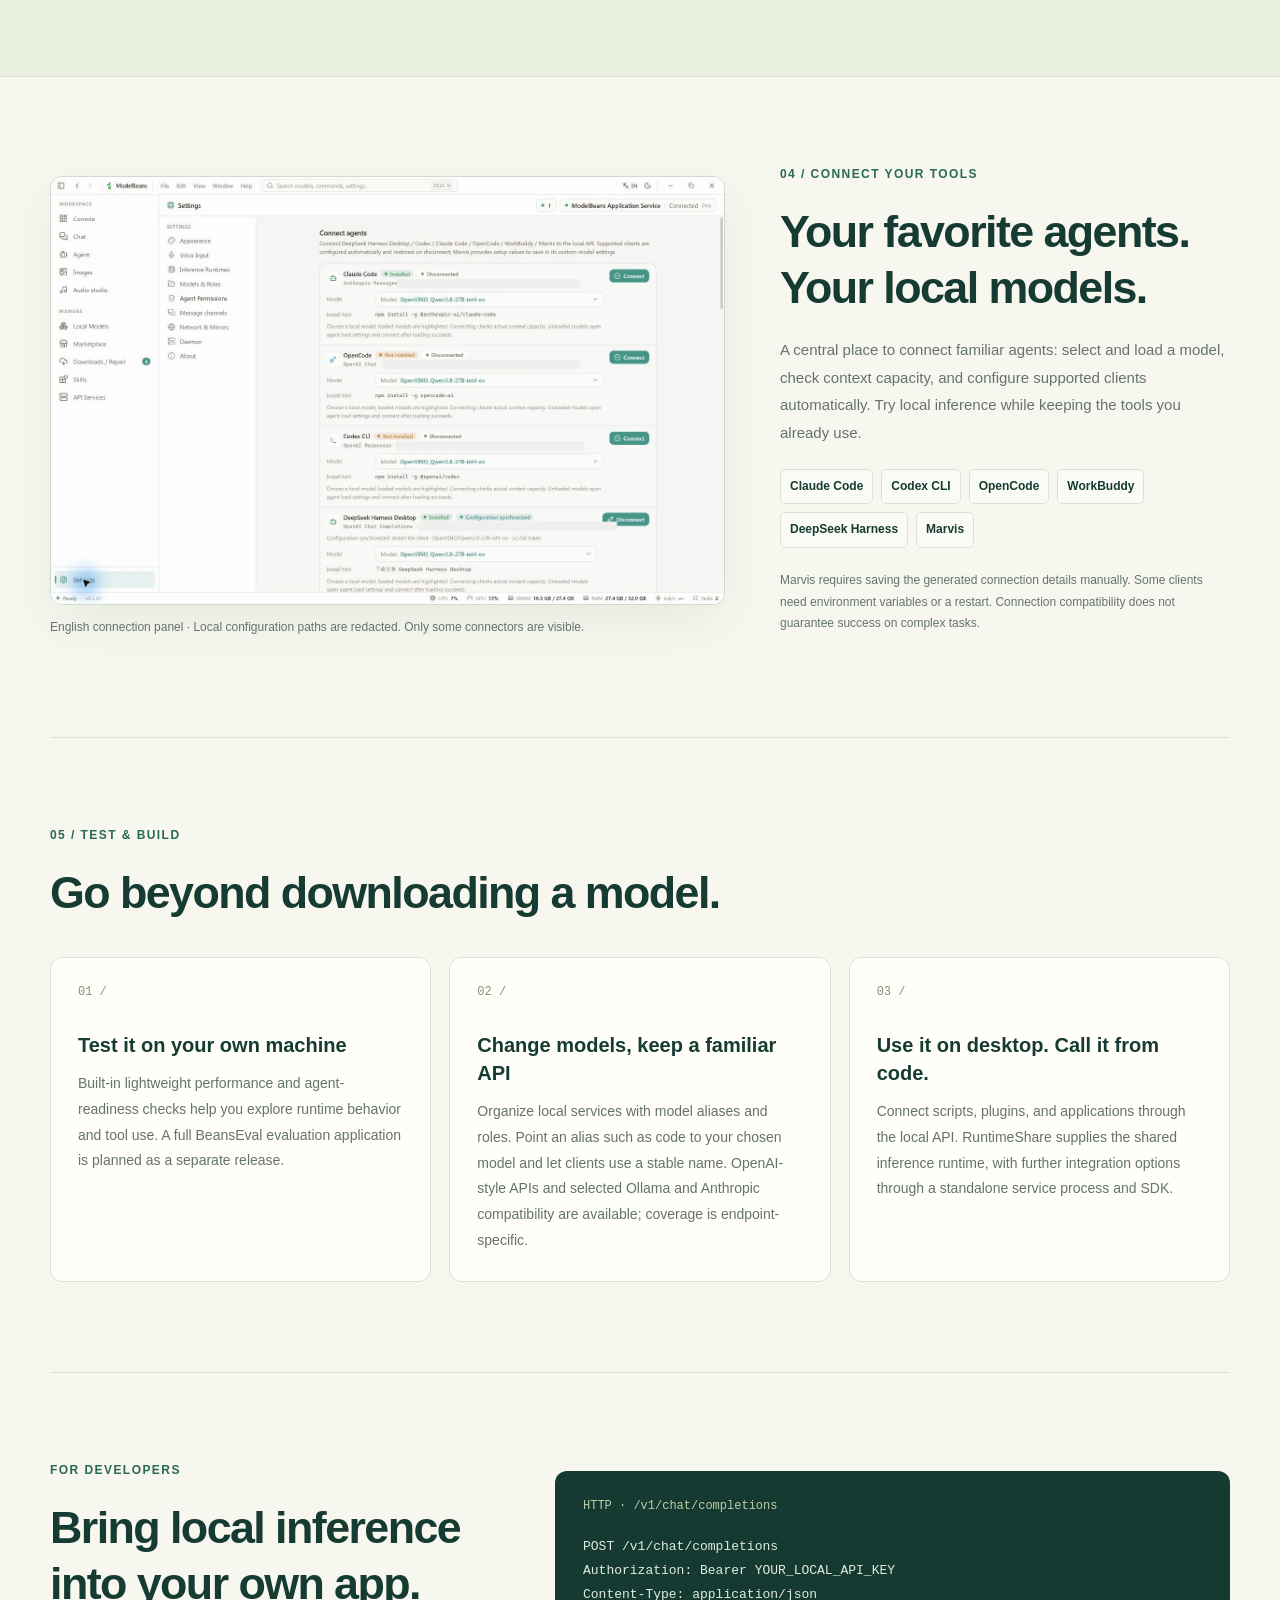
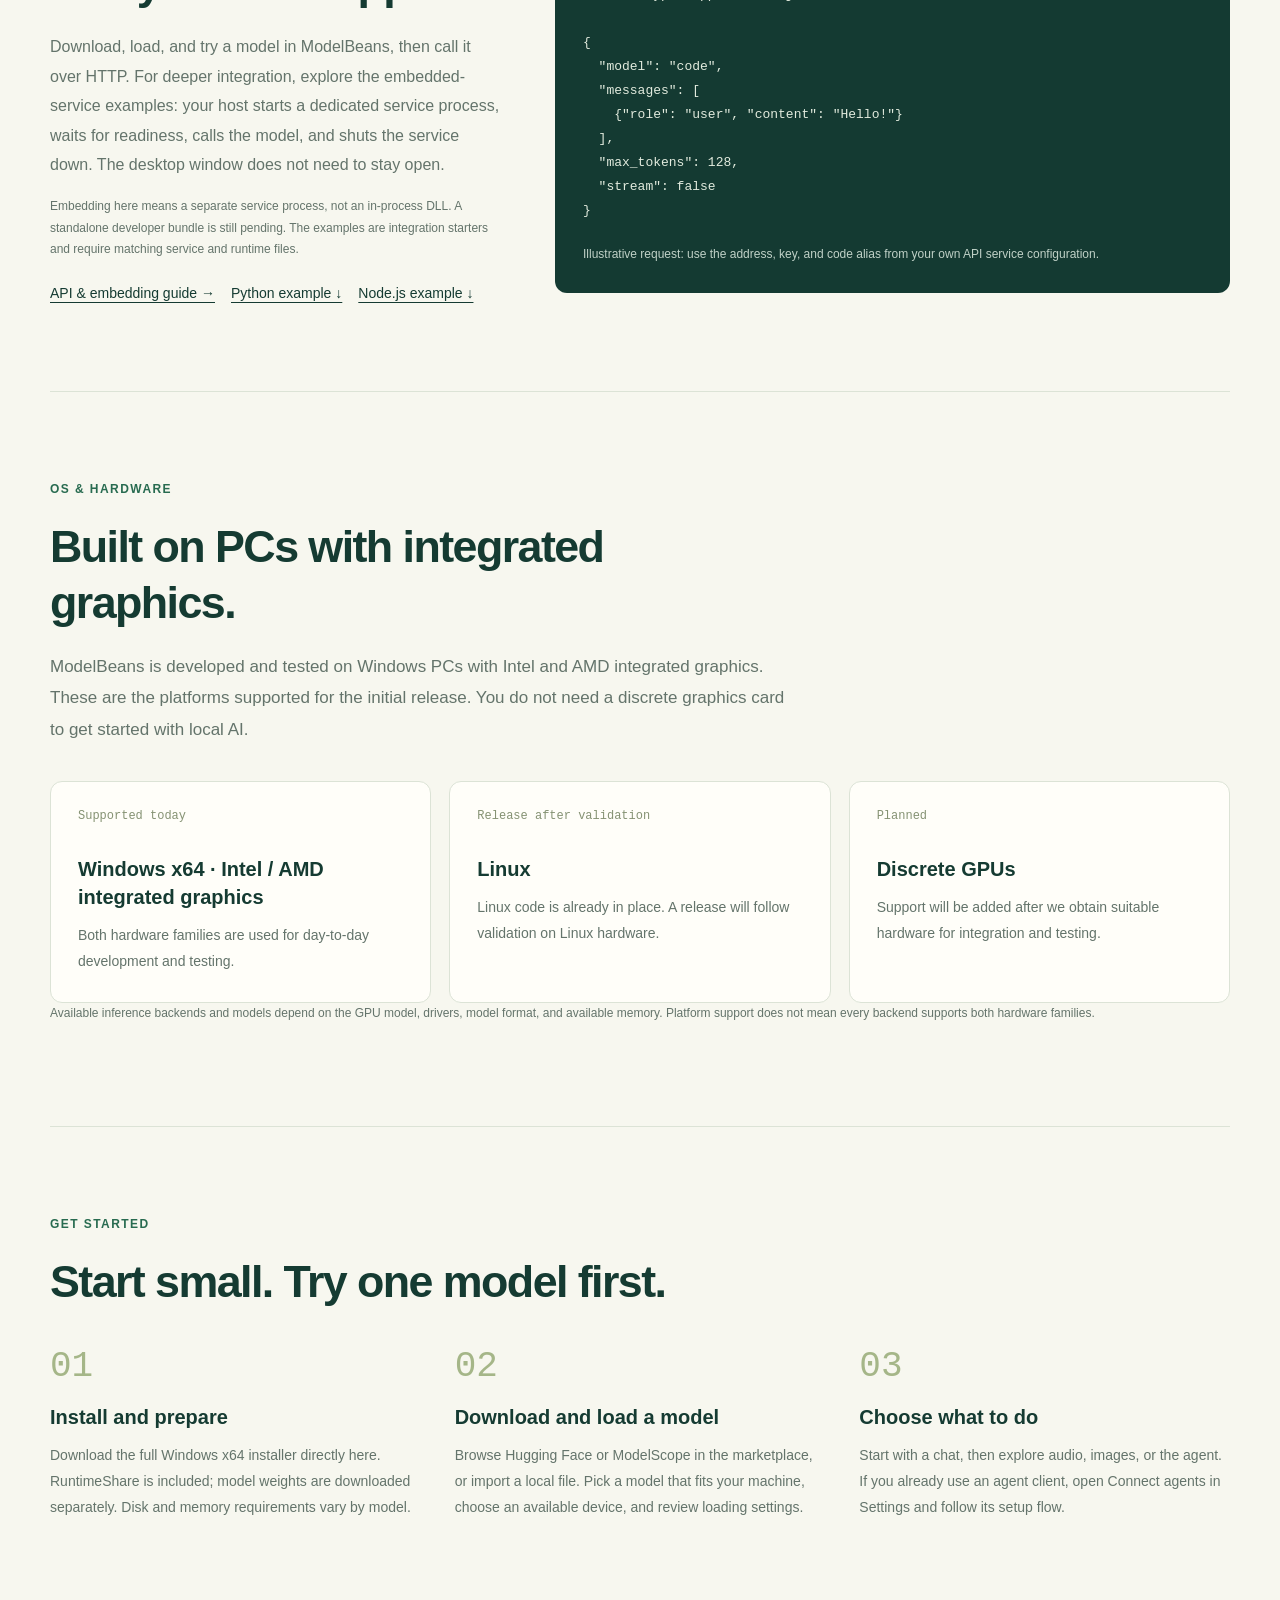
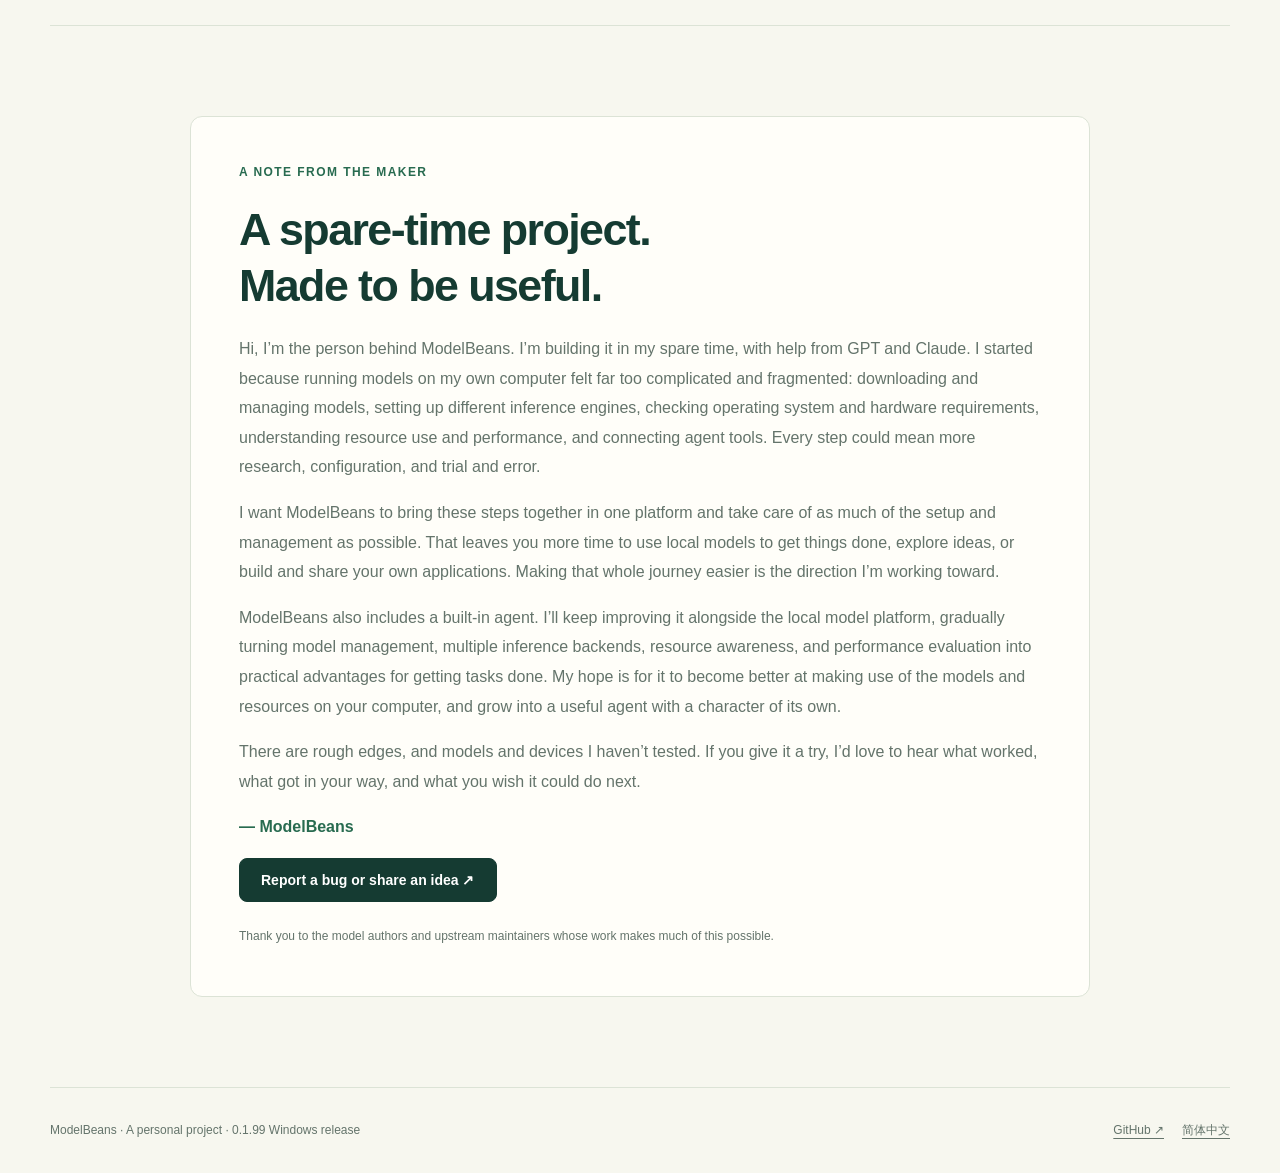
<file: site/index.en.html>
<!doctype html>
<html lang="en"><head><meta charset="utf-8"><meta name="viewport" content="width=device-width,initial-scale=1"><meta name="description" content="Discover models, chat, create images and audio, connect your favorite agents, and build your own apps. ModelBeans brings these ways of using local AI into one desktop workspace."><title>ModelBeans — Put local AI to work</title><link rel="icon" href="assets/logo.png"><link rel="stylesheet" href="styles.css"><link rel="alternate" hreflang="en" href="index.en.html"><link rel="alternate" hreflang="zh-CN" href="index.html"></head><body>
<a class="skip" href="#main">Skip to content</a><header class="topbar"><nav class="wrap nav" aria-label="Main navigation"><a class="brand" href="index.en.html"><img src="assets/logo.png" alt="" width="36" height="36">ModelBeans</a><div class="navlinks"><a class="desktop" href="#features">Features</a><a class="desktop" href="#start">Get started</a><a class="desktop" href="#developers">Developers</a><a class="lang" href="index.html" lang="zh-CN">简体中文</a></div></nav></header><main id="main"><section class="hero wrap"><div class="badge">0.1.99 · Windows x64 · Stable release</div><div class="hero-grid"><div><h1>Bring AI to your PC.<br><span class="accent">Put it to work.</span></h1><p class="lead">Discover models, chat, create images and audio, connect your favorite agents, and build your own apps. ModelBeans brings these ways of using local AI into one desktop workspace.</p><div class="buttons"><a class="button primary" href="#features">Explore the features</a><a class="button" href="https://github.com/modelbeans/modelbeans-releases/releases/download/v0.1.99/ModelBeans-0.1.99-win-x64.exe">Download for Windows ↗</a></div><p class="note">The full installer includes RuntimeShare; models are downloaded separately. Please read the release compatibility notes.</p></div><aside class="hero-side"><span class="num">01</span><h3>Discover</h3><p>Hugging Face and ModelScope, together.</p><span class="num">02</span><h3>Create</h3><p>Text, images, audio, and an integrated agent.</p><span class="num">03</span><h3>Connect</h3><p>Your favorite tools. Your own applications.</p><a class="button primary" href="https://github.com/modelbeans/modelbeans-releases/releases/download/v0.1.99/ModelBeans-0.1.99-win-x64.exe">Download 0.1.99 ↗</a><p class="note">Windows x64 · Full installer</p></aside></div><figure class="shot hero-shot"><a href="assets/market-en.webp" target="_blank" rel="noopener"><img src="assets/market-en.webp" width="1440" height="912" alt="ModelBeans 0.1.97 · Actual English marketplace UI. Speed and memory figures on model cards are not performance promises." ></a><figcaption>ModelBeans 0.1.97 · Actual English marketplace UI. Speed and memory figures on model cards are not performance promises.</figcaption></figure><div class="engines"><span>llama.cpp</span><span>OpenVINO</span><span>ONNX Runtime</span><span>stable-diffusion.cpp</span><span>audio.cpp</span><span>Strata</span></div></section>
<section id="features" class="section wrap"><div class="section-head"><div class="eyebrow">01 / DISCOVER & RUN</div><h2>Find a model.<br>Find something to do with it.</h2><p>Browse and download models from Hugging Face and ModelScope, or import files you already have. A curated catalog organized by use helps you start with what you want to do.</p></div><div class="tags"><span class="tag">Hugging Face</span><span class="tag">ModelScope 魔搭</span><span class="tag">LLM / VLM</span><span class="tag">Embedding / ASR / Images</span></div><p>RuntimeShare integrates engines including llama.cpp, OpenVINO, ONNX Runtime, stable-diffusion.cpp, audio.cpp, and Strata, reducing separate environment setup. Availability depends on your hardware, drivers, and model format.</p></section>
<section class="section wrap"><div class="split"><div class="copy"><div class="eyebrow">02 / CREATE</div><h2>More ways to use<br>local AI.</h2><p>Alongside chat, vision, and image generation, the audio studio offers five workflows: speech generation, voice cloning, song covers, music generation, and sound design. Choose a compatible model, prepare your inputs, and run a task.</p><div class="tags"><span class="tag">Speech & voice cloning</span><span class="tag">Song covers</span><span class="tag">Music generation</span><span class="tag">Sound design</span></div><p class="mini">The audio studio is experimental. Supported tasks, languages, and quality vary by model; some model combinations still have known limitations.</p></div><figure class="shot "><a href="assets/audio-en.webp" target="_blank" rel="noopener"><img src="assets/audio-en.webp" width="1440" height="912" alt="English audio studio · Voice cloning interface, before submitting a task." loading="lazy"></a><figcaption>English audio studio · Voice cloning interface, before submitting a task.</figcaption></figure></div></section>
<section class="section agent"><div class="wrap agent-grid"><div><div class="eyebrow">03 / BUILT-IN AGENT</div><h2>From loading a model<br>to trying a real task.</h2><p>The built-in agent shares the platform’s model selection and loading workflow. Pick a workspace and use a local model or a configured cloud model to try coding, file processing, and tool-based tasks, without installing another agent client.</p><p class="mini">The agent is still evolving. Results depend on the model and configuration. Checkpoints restore covered files, not every side effect of a command. Automatic smart routing is not promised in this release.</p></div><div class="flow"><div class="flow-row"><span class="step">1</span><div><b>Choose a model and workspace</b><p>Use local inference or configure a cloud model.</p></div></div><div class="flow-row"><span class="step">2</span><div><b>Follow the work and stay involved</b><p>Inspect tool activity, approve operations, add instructions, or stop a run.</p></div></div><div class="flow-row"><span class="step">3</span><div><b>Review the results</b><p>Inspect file changes and restore workspace checkpoints when needed.</p></div></div></div></div></section>
<section class="section wrap"><div class="split reverse"><div class="copy"><div class="eyebrow">04 / CONNECT YOUR TOOLS</div><h2>Your favorite agents.<br>Your local models.</h2><p>A central place to connect familiar agents: select and load a model, check context capacity, and configure supported clients automatically. Try local inference while keeping the tools you already use.</p><div class="tags connectors"><span class="tag">Claude Code</span><span class="tag">Codex CLI</span><span class="tag">OpenCode</span><span class="tag">WorkBuddy</span><span class="tag">DeepSeek Harness</span><span class="tag">Marvis</span></div><p class="mini">Marvis requires saving the generated connection details manually. Some clients need environment variables or a restart. Connection compatibility does not guarantee success on complex tasks.</p></div><figure class="shot "><a href="assets/connect-en.webp" target="_blank" rel="noopener"><img src="assets/connect-en.webp" width="1440" height="912" alt="English connection panel · Local configuration paths are redacted. Only some connectors are visible." loading="lazy"></a><figcaption>English connection panel · Local configuration paths are redacted. Only some connectors are visible.</figcaption></figure></div></section>
<section class="section wrap"><div class="section-head"><div class="eyebrow">05 / TEST & BUILD</div><h2>Go beyond downloading a model.</h2></div><div class="cards"><article class="card"><span class="index">01 /</span><h3>Test it on your own machine</h3><p>Built-in lightweight performance and agent-readiness checks help you explore runtime behavior and tool use. A full BeansEval evaluation application is planned as a separate release.</p></article><article class="card"><span class="index">02 /</span><h3>Change models, keep a familiar API</h3><p>Organize local services with model aliases and roles. Point an alias such as code to your chosen model and let clients use a stable name. OpenAI-style APIs and selected Ollama and Anthropic compatibility are available; coverage is endpoint-specific.</p></article><article class="card"><span class="index">03 /</span><h3>Use it on desktop. Call it from code.</h3><p>Connect scripts, plugins, and applications through the local API. RuntimeShare supplies the shared inference runtime, with further integration options through a standalone service process and SDK.</p></article></div></section>
<section id="developers" class="section wrap"><div class="split"><div><div class="eyebrow">FOR DEVELOPERS</div><h2>Bring local inference<br>into your own app.</h2><p>Download, load, and try a model in ModelBeans, then call it over HTTP. For deeper integration, explore the embedded-service examples: your host starts a dedicated service process, waits for readiness, calls the model, and shuts the service down. The desktop window does not need to stay open.</p><p class="mini">Embedding here means a separate service process, not an in-process DLL. A standalone developer bundle is still pending. The examples are integration starters and require matching service and runtime files.</p><div class="devlinks"><a href="developer.en.html">API & embedding guide →</a><a href="examples/host.py" download>Python example ↓</a><a href="examples/host.mjs" download>Node.js example ↓</a></div></div><div class="code-panel"><div class="code-label">HTTP · /v1/chat/completions</div><pre>POST /v1/chat/completions
Authorization: Bearer YOUR_LOCAL_API_KEY
Content-Type: application/json

{
  "model": "code",
  "messages": [
    {"role": "user", "content": "Hello!"}
  ],
  "max_tokens": 128,
  "stream": false
}</pre><p>Illustrative request: use the address, key, and code alias from your own API service configuration.</p></div></div></section>
<section id="platforms" class="section wrap"><div class="section-head"><div class="eyebrow">OS & HARDWARE</div><h2>Built on PCs with integrated graphics.</h2><p>ModelBeans is developed and tested on Windows PCs with Intel and AMD integrated graphics. These are the platforms supported for the initial release. You do not need a discrete graphics card to get started with local AI.</p></div><div class="cards"><article class="card"><span class="index">Supported today</span><h3>Windows x64 · Intel / AMD integrated graphics</h3><p>Both hardware families are used for day-to-day development and testing.</p></article><article class="card"><span class="index">Release after validation</span><h3>Linux</h3><p>Linux code is already in place. A release will follow validation on Linux hardware.</p></article><article class="card"><span class="index">Planned</span><h3>Discrete GPUs</h3><p>Support will be added after we obtain suitable hardware for integration and testing.</p></article></div><p class="mini">Available inference backends and models depend on the GPU model, drivers, model format, and available memory. Platform support does not mean every backend supports both hardware families.</p></section>
<section id="start" class="section wrap"><div class="section-head"><div class="eyebrow">GET STARTED</div><h2>Start small. Try one model first.</h2></div><div class="start-grid"><article><div class="number">01</div><h3>Install and prepare</h3><p>Download the full Windows x64 installer directly here. RuntimeShare is included; model weights are downloaded separately. Disk and memory requirements vary by model.</p></article><article><div class="number">02</div><h3>Download and load a model</h3><p>Browse Hugging Face or ModelScope in the marketplace, or import a local file. Pick a model that fits your machine, choose an available device, and review loading settings.</p></article><article><div class="number">03</div><h3>Choose what to do</h3><p>Start with a chat, then explore audio, images, or the agent. If you already use an agent client, open Connect agents in Settings and follow its setup flow.</p></article></div></section>
<section class="section wrap"><article class="letter"><div class="eyebrow">A NOTE FROM THE MAKER</div><h2>A spare-time project.<br>Made to be useful.</h2><p>Hi, I’m the person behind ModelBeans. I’m building it in my spare time, with help from GPT and Claude. I started because running models on my own computer felt far too complicated and fragmented: downloading and managing models, setting up different inference engines, checking operating system and hardware requirements, understanding resource use and performance, and connecting agent tools. Every step could mean more research, configuration, and trial and error.</p><p>I want ModelBeans to bring these steps together in one platform and take care of as much of the setup and management as possible. That leaves you more time to use local models to get things done, explore ideas, or build and share your own applications. Making that whole journey easier is the direction I’m working toward.</p><p>ModelBeans also includes a built-in agent. I’ll keep improving it alongside the local model platform, gradually turning model management, multiple inference backends, resource awareness, and performance evaluation into practical advantages for getting tasks done. My hope is for it to become better at making use of the models and resources on your computer, and grow into a useful agent with a character of its own.</p><p>There are rough edges, and models and devices I haven’t tested. If you give it a try, I’d love to hear what worked, what got in your way, and what you wish it could do next.</p><p class="signature">— ModelBeans</p><a class="button primary" href="https://github.com/modelbeans/modelbeans-releases/issues">Report a bug or share an idea ↗</a><p class="mini" style="margin-top:24px;margin-bottom:0">Thank you to the model authors and upstream maintainers whose work makes much of this possible.</p></article></section>
</main><footer class="wrap footer"><span>ModelBeans · A personal project · 0.1.99 Windows release</span><div><a href="https://github.com/modelbeans/modelbeans-releases">GitHub ↗</a><a href="index.html">简体中文</a></div></footer></body></html>
</file>
<file: site/styles.css>
@charset "UTF-8";
:root{--ink:#153b32;--muted:#64746b;--green:#286b50;--paper:#f7f7ef;--line:#dce3d6;--lime:#d9ed9d;--white:#fffef9;--mono:Consolas,monospace}
*{box-sizing:border-box}html{scroll-behavior:smooth;scroll-padding-top:94px}body{margin:0;background:var(--paper);color:var(--ink);font-family:Inter,"Segoe UI","Microsoft YaHei",sans-serif;-webkit-font-smoothing:antialiased}a{color:inherit;text-underline-offset:4px}button{font:inherit}p{line-height:1.85;color:var(--muted)}h1,h2,h3,p{margin-top:0}h1{font-size:clamp(42px,5.1vw,72px);letter-spacing:-.045em;line-height:1.13;margin-bottom:26px}h2{font-size:clamp(29px,3.5vw,45px);letter-spacing:-.035em;line-height:1.25;margin-bottom:20px}h3{font-size:20px;line-height:1.4;margin-bottom:12px}small{line-height:1.7}a:focus-visible,button:focus-visible,summary:focus-visible{outline:3px solid #d48d3c;outline-offset:5px}.wrap{width:min(1180px,calc(100% - 64px));margin:auto}.topbar{position:sticky;top:0;z-index:5;border-bottom:1px solid var(--line);background:rgba(247,247,239,.97)}.nav{height:78px;display:flex;align-items:center;justify-content:space-between;gap:22px}.brand{font-weight:750;font-size:22px;text-decoration:none;display:flex;align-items:center;gap:8px;letter-spacing:-.8px}.brand img{width:36px;height:36px}.navlinks{display:flex;gap:26px;align-items:center;font-size:14px}.navlinks a{text-decoration:none}.navlinks a:hover{color:var(--green);text-decoration:underline}.lang{border:1px solid var(--line);padding:9px 14px;border-radius:8px;background:var(--white)}.hero{padding:74px 0 34px}.eyebrow{font-size:12px;letter-spacing:.12em;text-transform:uppercase;font-weight:700;color:var(--green);margin-bottom:23px}.badge{display:inline-flex;gap:10px;align-items:center;background:#edf1e3;border:1px solid var(--line);padding:8px 13px;border-radius:30px;font-size:12px;margin-bottom:28px}.badge:before{content:"";height:7px;width:7px;border-radius:50%;background:#559360}.hero-grid{display:grid;grid-template-columns:1fr .64fr;gap:70px;align-items:center}.hero .lead{font-size:18px;max-width:620px}.accent{color:var(--green)}.buttons{display:flex;gap:12px;flex-wrap:wrap;margin:28px 0 16px}.button{display:inline-flex;padding:13px 21px;border-radius:8px;font-weight:600;font-size:14px;text-decoration:none;align-items:center;justify-content:center;border:1px solid var(--line);background:var(--white)}.button.primary{background:var(--ink);color:white;border-color:var(--ink)}.button:hover{transform:translateY(-1px);box-shadow:0 4px 14px #153b3212}.note{font-size:12px;color:var(--muted)}.hero-side{border-left:1px solid var(--line);padding-left:42px}.hero-side .num{font-family:var(--mono);font-size:12px;color:#79916c}.hero-side h3{font-size:18px;margin:6px 0}.hero-side p{font-size:14px;margin-bottom:26px}.hero-side p:last-child{margin-bottom:0}.shot{margin:0}.shot a{display:block}.shot img{width:100%;height:auto;display:block;border:1px solid #d1dacd;border-radius:12px;box-shadow:0 18px 55px #153b3211}.shot figcaption{font-size:12px;color:var(--muted);margin-top:12px;line-height:1.7}.hero-shot{margin-top:42px}.hero-shot img{border-radius:14px}.engines{display:flex;align-items:center;justify-content:space-between;gap:14px;flex-wrap:wrap;border-bottom:1px solid var(--line);padding:28px 0;color:#60725f;font-family:var(--mono);font-size:14px}.section{padding:90px 0;border-bottom:1px solid var(--line)}.section-head{max-width:740px;margin-bottom:36px}.section-head p{font-size:17px}.split{display:grid;grid-template-columns:.8fr 1.2fr;gap:55px;align-items:center}.split.reverse{grid-template-columns:1.2fr .8fr}.split.reverse .copy{order:2}.copy p{font-size:15px}.tags{display:flex;gap:8px;flex-wrap:wrap;margin:22px 0}.tag{border:1px solid var(--line);border-radius:5px;padding:6px 9px;font-size:12px;background:#ffffff70}.mini{font-size:12px!important;line-height:1.8!important}.cards{display:grid;grid-template-columns:repeat(3,1fr);gap:18px}.card{padding:27px;background:var(--white);border:1px solid var(--line);border-radius:12px}.card p{font-size:14px;margin-bottom:0}.card .index{display:block;font-family:var(--mono);font-size:12px;color:#859273;margin-bottom:32px}.agent{background:#eaf0df}.agent-grid{display:grid;grid-template-columns:1.05fr .95fr;gap:60px;align-items:center}.flow{background:var(--white);border:1px solid var(--line);border-radius:12px;padding:30px}.flow-row{display:flex;align-items:flex-start;gap:18px;padding:20px 0;border-bottom:1px solid var(--line)}.flow-row:last-child{border:0;padding-bottom:0}.flow-row:first-child{padding-top:0}.flow-row b{font-size:15px}.flow-row p{font-size:13px;margin:5px 0 0}.step{flex:0 0 32px;height:32px;border-radius:50%;background:#e7efd9;display:grid;place-items:center;font-size:13px}.connectors{font-weight:650;font-size:13px;line-height:1.8}.code-panel{background:#143a32;color:#e2ebde;padding:28px;border-radius:12px;min-width:0}.code-panel .code-label{font:12px var(--mono);color:#bccea9;margin-bottom:22px}.code-panel pre{font:13px/1.85 var(--mono);white-space:pre-wrap;overflow-wrap:anywhere;margin:0}.code-panel p{color:#c0d1c7;font-size:12px;margin:20px 0 0}.devlinks{display:flex;gap:16px;flex-wrap:wrap;font-size:14px;margin-top:24px}.start-grid{display:grid;grid-template-columns:repeat(3,1fr);gap:34px}.start-grid .number{font:36px var(--mono);color:#a5b688;margin-bottom:16px}.start-grid p{font-size:14px}.letter{padding:48px;border:1px solid var(--line);background:var(--white);border-radius:12px;max-width:900px;margin:auto}.letter p{font-size:16px}.signature{font-weight:650;color:var(--green)}.faq{max-width:900px;margin:auto}.faq details{border-bottom:1px solid var(--line);padding:20px 0}.faq summary{cursor:pointer;font-size:16px;font-weight:600}.faq details p{margin:15px 0 0;font-size:14px}.releasebox{margin-top:34px;padding:22px;background:#eaf0df;border-radius:10px;font-size:14px;line-height:1.8}.footer{display:flex;align-items:center;justify-content:space-between;gap:20px;padding:34px 0;font-size:12px;color:var(--muted)}.footer a{margin-left:18px}.skip{position:absolute;left:-9999px}.skip:focus{left:20px;top:15px;z-index:20;background:white;padding:15px}.standalone{padding:65px 0}.standalone article{max-width:850px;margin:auto}.standalone h2{font-size:26px;margin-top:44px}.standalone li{line-height:1.9;margin-bottom:10px;color:var(--muted)}.standalone pre{white-space:pre-wrap;overflow-wrap:anywhere;background:#edf1e6;padding:22px;border:1px solid var(--line);border-radius:8px;font:13px/1.8 var(--mono)}.standalone code{font-family:var(--mono)}
html[lang="zh-CN"] h1{font-size:clamp(32px,4.2vw,60px)}
@media(min-width:1000px){html[lang="en"] h1{font-size:64px}}
@media(max-width:850px){.wrap{width:calc(100% - 36px)}.nav{height:68px}.navlinks{gap:14px}.navlinks .desktop{display:none}.hero{padding-top:42px}.hero-grid,.split,.split.reverse,.agent-grid{grid-template-columns:1fr;gap:28px}.hero-side{display:none}.split.reverse .copy{order:0}.cards{grid-template-columns:1fr}.start-grid{grid-template-columns:1fr;gap:22px}.section{padding:56px 0}.letter{padding:26px}.footer{align-items:flex-start;flex-direction:column}.footer a{margin:0 16px 0 0}.engines{justify-content:flex-start;font-size:12px;gap:18px}.hero .lead{font-size:16px}.hero-shot{margin-top:30px}.shot img{border-radius:8px}.card .index{margin-bottom:20px}}
@media(prefers-reduced-motion:reduce){html{scroll-behavior:auto}.button:hover{transform:none}}
</file>
